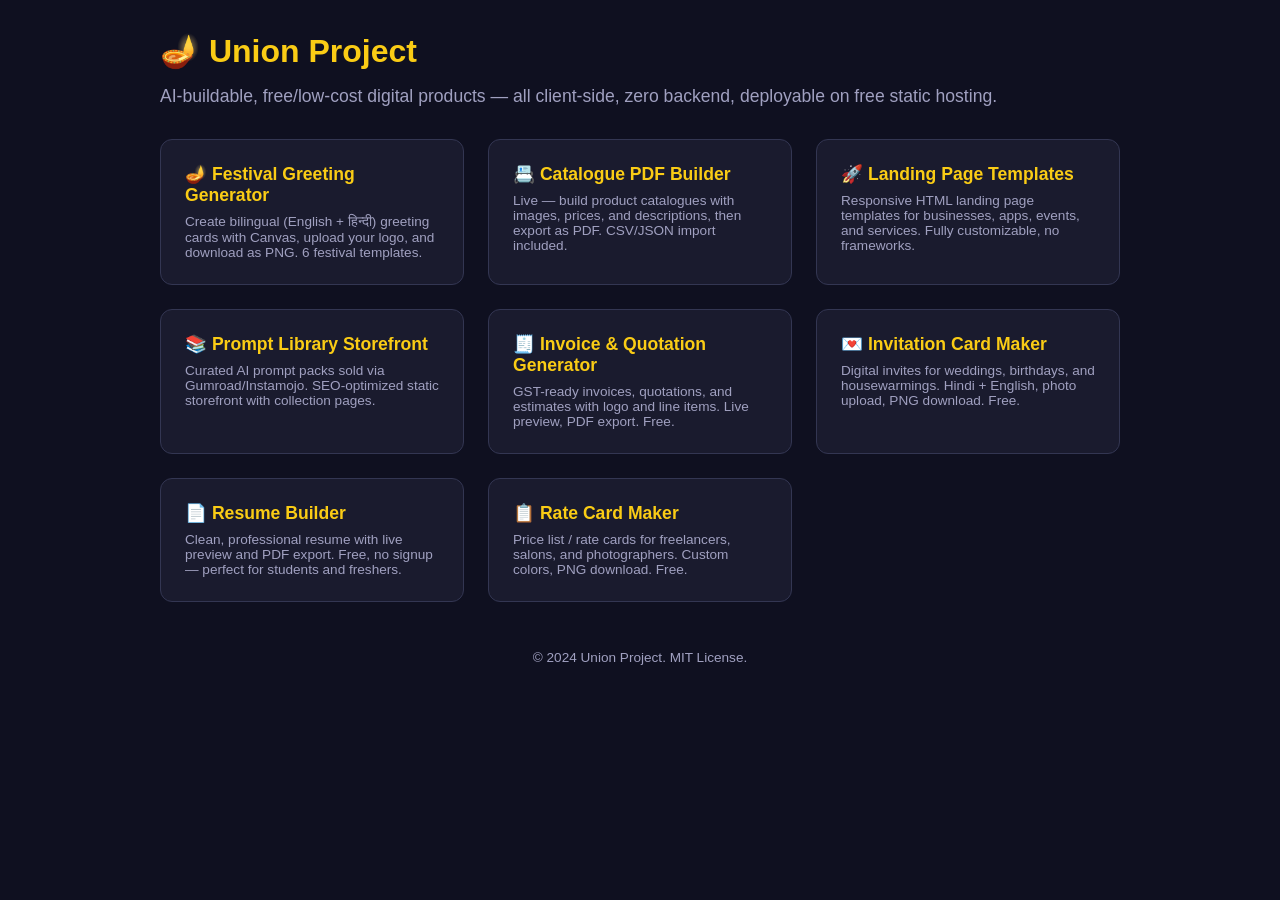
<file: index.html>
<!DOCTYPE html>
<html lang="en">
<head>
  <meta charset="UTF-8" />
  <meta name="viewport" content="width=device-width, initial-scale=1.0"/>
  <title>Union Project — Free AI-Buildable Digital Products</title>
  <meta name="description" content="A suite of free, client-side digital products: Festival Greeting Generator, Catalogue PDF Builder, Landing Page Templates, Prompt Library Storefront." />
  <meta property="og:title" content="Union Project — Free AI-Buildable Digital Products">
  <meta property="og:description" content="Festival greeting generator, catalogue PDF builder, landing page templates, and AI prompt packs. All client-side, hosted free.">
  <meta property="og:type" content="website">
  <meta property="og:url" content="https://paramjaiswal.github.io/union-project/">
  <meta name="twitter:card" content="summary">
  <style>
    *{box-sizing:border-box;margin:0;padding:0}
    body{font-family:-apple-system,BlinkMacSystemFont,'Segoe UI',sans-serif;
         background:#0f1020;color:#e0e0e0;min-height:100vh;padding:2rem}
    .container{max-width:960px;margin:auto}
    h1{font-size:2rem;margin-bottom:1rem;color:#facc15}
    .subtitle{color:#a0a0c0;margin-bottom:2rem;font-size:1.1rem}
    .grid{display:grid;grid-template-columns:repeat(auto-fit,minmax(250px,1fr));gap:1.5rem}
    .card{background:#1a1b2e;border:1px solid #333652;border-radius:12px;padding:1.5rem;
          text-decoration:none;color:inherit;transition:all .2s}
    .card:hover{border-color:#facc15;transform:translateY(-3px);box-shadow:0 8px 24px rgba(0,0,0,.3)}
    .card h3{color:#facc15;font-size:1.1rem;margin-bottom:.5rem}
    .card p{color:#a0a0c0;font-size:.85rem}
    .footer{text-align:center;margin-top:3rem;color:#a0a0c0;font-size:.85rem}
    a{color:#facc15}
  </style>
</head>
<body>
  <div class="container">
    <h1>🪔 Union Project</h1>
    <p class="subtitle">AI-buildable, free/low-cost digital products — all client-side,
       zero backend, deployable on free static hosting.</p>
    <div class="grid">
      <a href="products/festival-greeting/" class="card">
        <h3>🪔 Festival Greeting Generator</h3>
        <p>Create bilingual (English + हिन्दी) greeting cards with Canvas, upload your
           logo, and download as PNG. 6 festival templates.</p>
      </a>
      <a href="products/catalogue-builder/" class="card">
        <h3>📇 Catalogue PDF Builder</h3>
        <p>Live — build product catalogues with images, prices, and descriptions,
           then export as PDF. CSV/JSON import included.</p>
      </a>
      <a href="products/landing-pages/" class="card">
        <h3>🚀 Landing Page Templates</h3>
        <p>Responsive HTML landing page templates for businesses, apps, events, and
           services. Fully customizable, no frameworks.</p>
      </a>
      <a href="products/prompt-library/" class="card">
        <h3>📚 Prompt Library Storefront</h3>
        <p>Curated AI prompt packs sold via Gumroad/Instamojo. SEO-optimized
           static storefront with collection pages.</p>
      </a>
      <a href="products/invoice-generator/" class="card">
        <h3>🧾 Invoice & Quotation Generator</h3>
        <p>GST-ready invoices, quotations, and estimates with logo and line
           items. Live preview, PDF export. Free.</p>
      </a>
      <a href="products/invitation-maker/" class="card">
        <h3>💌 Invitation Card Maker</h3>
        <p>Digital invites for weddings, birthdays, and housewarmings. Hindi +
           English, photo upload, PNG download. Free.</p>
      </a>
      <a href="products/resume-builder/" class="card">
        <h3>📄 Resume Builder</h3>
        <p>Clean, professional resume with live preview and PDF export. Free,
           no signup — perfect for students and freshers.</p>
      </a>
      <a href="products/rate-card-maker/" class="card">
        <h3>📋 Rate Card Maker</h3>
        <p>Price list / rate cards for freelancers, salons, and photographers.
           Custom colors, PNG download. Free.</p>
      </a>
    </div>
    <div class="footer">
      <p>© 2024 Union Project. MIT License.</p>
    </div>
  </div>
</body>
</html>
</file>
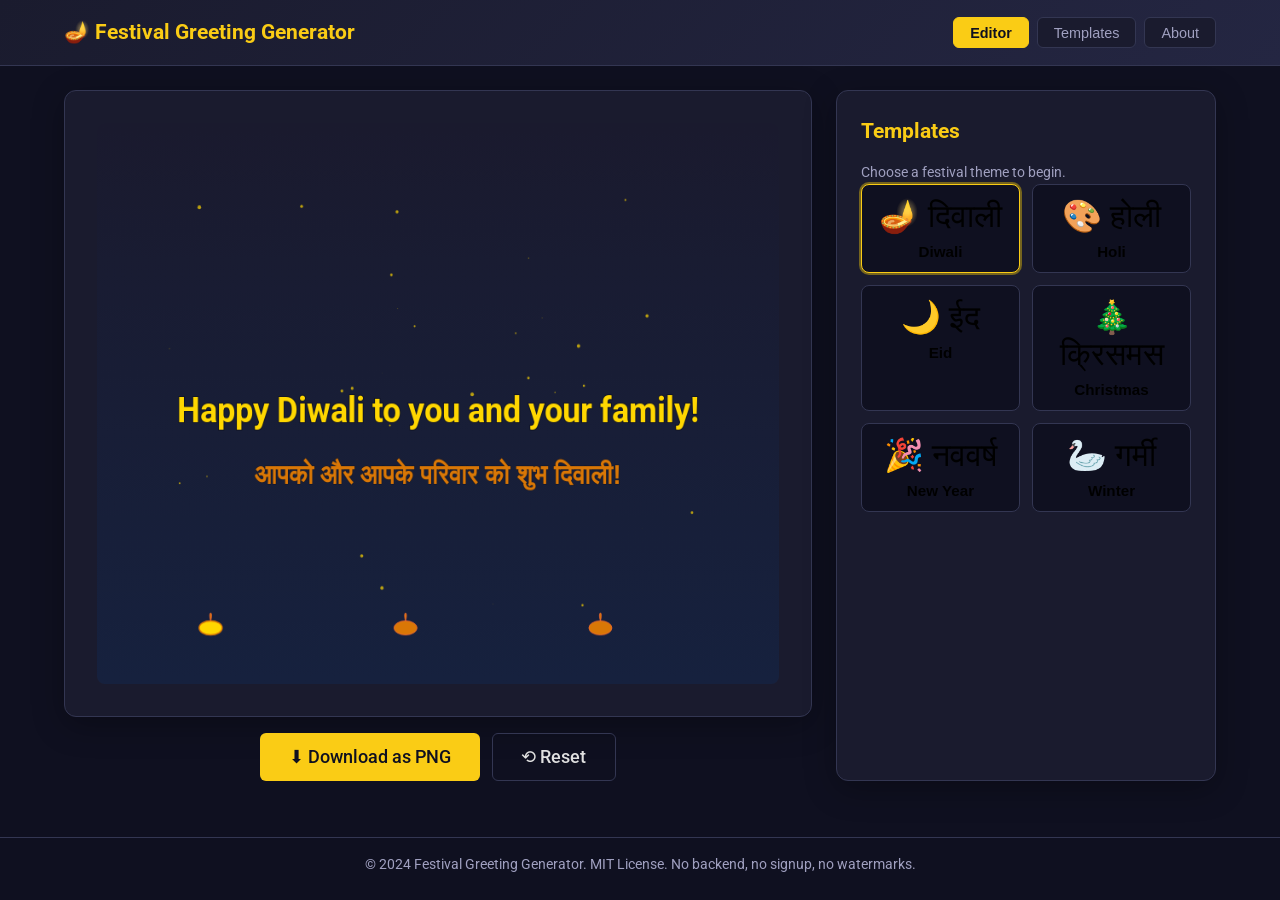
<file: products/festival-greeting/index.html>
<!DOCTYPE html>
<html lang="en">
<head>
  <meta charset="UTF-8" />
  <meta name="viewport" content="width=device-width, initial-scale=1.0"/>
  <title>Festival Greeting Generator</title>
  <meta name="description" content="Create beautiful festival greeting cards with custom text in English and Hindi. Add your logo and download as PNG — no signup, no watermarks, 100% free." />
  <meta property="og:title" content="Festival Greeting Generator — Free, Bilingual, No Watermarks">
  <meta property="og:description" content="Create Hindi + English greeting cards in your browser. 6 festival templates, logo upload, PNG download. 100% client-side.">
  <meta property="og:type" content="website">
  <meta property="og:url" content="https://paramjaiswal.github.io/union-project/products/festival-greeting/">
  <meta name="twitter:card" content="summary">
  <meta name="color-scheme" content="light dark">
  <link rel="preconnect" href="https://fonts.googleapis.com">
  <link rel="preconnect" href="https://fonts.gstatic.com" crossorigin>
  <link href="https://fonts.googleapis.com/css2?family=Roboto:wght@300;400;500;700&family=Hind:wght@400;700&display=swap" rel="stylesheet">
  <link rel="icon" href="data:image/svg+xml,<svg xmlns='http://www.w3.org/2000/svg' viewBox='0 0 100 100'><text y='.9em' font-size='90' fill='%23facc15'>🪔</text></svg>">
  <link rel="stylesheet" href="style.css" />
</head>
<body>
  <header class="header">
    <div class="container header-inner">
      <div class="logo">🪔 Festival Greeting Generator</div>
      <nav class="nav">
        <button class="nav-btn active" data-tab="editor">Editor</button>
        <button class="nav-btn" data-tab="templates">Templates</button>
        <button class="nav-btn" data-tab="about">About</button>
      </nav>
    </div>
  </header>

  <main class="container main">
    <section class="preview-section">
      <div class="canvas-wrapper" id="canvasWrapper">
        <canvas id="greetingCanvas" width="800" height="600"></canvas>
      </div>
      <div class="export-bar">
        <button class="btn btn-primary btn-lg" id="exportBtn">⬇ Download as PNG</button>
        <button class="btn btn-outline btn-lg" id="resetBtn">⟲ Reset</button>
      </div>
    </section>

    <aside class="controls-section">


          <div class="tab-content active" id="templatesTab">
        <h2>Templates</h2>
        <p class="text-secondary">Choose a festival theme to begin.</p>
        <div class="template-grid">
          <button class="template-card" data-template="diwali">
            <div class="template-thumb diwali">🪔 दिवाली</div><span>Diwali</span>
          </button>
          <button class="template-card" data-template="holi">
            <div class="template-thumb holi">🎨 होली</div><span>Holi</span>
          </button>
          <button class="template-card" data-template="eid">
            <div class="template-thumb eid">🌙 ईद</div><span>Eid</span>
          </button>
          <button class="template-card" data-template="christmas">
            <div class="template-thumb christmas">🎄 क्रिसमस</div><span>Christmas</span>
          </button>
          <button class="template-card" data-template="newyear">
            <div class="template-thumb newyear">🎉 नववर्ष</div><span>New Year</span>
          </button>
          <button class="template-card" data-template="winter">
            <div class="template-thumb winter">🦢 गर्मी</div><span>Winter</span>
          </button>
        </div>
            </div>

      <div class="tab-content" id="editorTab">
        <h2>Customize</h2>

        <fieldset class="form-group">
          <label for="englishText">English Message</label>
          <textarea id="englishText" class="form-input" rows="3"
            placeholder="Happy Diwali to you and your family!">Happy Diwali to you and your family!</textarea>
        </fieldset>

        <fieldset class="form-group">
          <label for="hindiText">हिन्दी संदेश (Hindi Message)</label>
          <input type="text" id="hindiText" class="form-input"
            placeholder="आपको और आपके परिवार को शुभ दिवाली!"
            value="आपको और आपके परिवार को शुभ दिवाली!">
        </fieldset>

        <div class="form-row">
          <div class="form-group">
            <label for="fontSize">Font Size: <span id="fontSizeVal">48</span>px</label>
            <input type="range" id="fontSize" min="16" max="96" value="48" class="slider">
          </div>
          <div class="form-group">
            <label for="fontFamily">Font Family</label>
            <select id="fontFamily" class="form-input form-select">
              <option value="Hind">Hind (Hindi optimized)</option>
              <option value="Roboto">Roboto</option>
              <option value="Georgia">Georgia</option>
              <option value="monospace">Monospace</option>
            </select>
          </div>
        </div>

        <fieldset class="form-group">
          <label>Color Theme</label>
          <div class="color-presets">
            <button class="color-swatch active" data-palette="diwali" data-primary="#FFD700" data-secondary="#D97706" data-accent="#FFD700"></button>
            <button class="color-swatch" data-palette="holi" data-primary="#FF6B6B" data-secondary="#4ECDC4" data-accent="#FFE66D"></button>
            <button class="color-swatch" data-palette="eid" data-primary="#4A90D9" data-secondary="#1A1A2E" data-accent="#E8E8E8"></button>
            <button class="color-swatch" data-palette="christmas" data-primary="#E53935" data-secondary="#1565C0" data-accent="#FFFFFF"></button>
            <button class="color-swatch" data-palette="newyear" data-primary="#FFD700" data-secondary="#0F0F23" data-accent="#C0C0C0"></button>
          </div>
        </fieldset>

        <div class="form-row form-row-3">
          <div class="form-group">
            <label for="primaryColor">Primary</label>
            <input type="color" id="primaryColor" value="#FFD700" class="color-input">
          </div>
          <div class="form-group">
            <label for="secondaryColor">Secondary</label>
            <input type="color" id="secondaryColor" value="#D97706" class="color-input">
          </div>
          <div class="form-group">
            <label for="accentColor">Accent</label>
            <input type="color" id="accentColor" value="#FFFFFF" class="color-input">
          </div>
        </div>

        <fieldset class="form-group">
          <label>Logo / Decorative Image</label>
          <div class="upload-area" id="uploadArea">
            <div class="upload-icon">📎</div>
            <div class="upload-text">Click or drag to upload</div>
            <input type="file" id="logoInput" accept="image/*" hidden>
          </div>
          <button class="btn btn-sm btn-outline" id="clearLogoBtn" style="display:none;">✕ Remove Logo</button>
        </fieldset>

        <div class="form-row">
          <div class="form-group">
            <label for="logoScale">Logo Scale: <span id="logoScaleVal">100</span>%</label>
            <input type="range" id="logoScale" min="25" max="200" value="100" class="slider">
          </div>
          <div class="form-group">
            <label for="logoPosX">X Position: <span id="logoPosXVal">50</span>%</label>
            <input type="range" id="logoPosX" min="0" max="100" value="50" class="slider">
          </div>
          <div class="form-group">
            <label for="logoPosY">Y Position: <span id="logoPosYVal">20</span>%</label>
            <input type="range" id="logoPosY" min="0" max="100" value="20" class="slider">
          </div>
        </div>
            </div>

      <div class="tab-content" id="aboutTab">
        <h2>About This Tool</h2>
        <div class="about-content">
          <p>🎉 <strong>Festival Greeting Generator</strong> is a free,
          open-source web app that lets you create beautiful, personalized
          greeting cards for any occasion — in English and Hindi.</p>

          <p><strong>Features:</strong></p>
          <ul class="feature-list">
            <li>6 festival templates (Diwali, Holi, Eid, Christmas, New Year, Winter)</li>
            <li>Bilingual text — English + हिन्दी (Devanagari)</li>
            <li>Upload your logo or decorative image</li>
            <li>Full color customization</li>
            <li>Download as high-resolution PNG — no watermarks</li>
            <li>100% client-side — your images never leave your browser</li>
          </ul>

          <p><strong>Built for:</strong> Side-income makers, small businesses,
          and anyone who wants to send meaningful digital greetings without
          expensive design tools.</p>

          <p class="text-secondary">Made with ❤️ in India.</p>

          <div class="footer-links">
            <a href="https://github.com" target="_blank">GitHub</a> ·
            <a href="https://www.buymeacoffee.com" target="_blank">Buy Me a Coffee</a> ·
            <span class="text-secondary">MIT License</span>
          </div>
        </div>
      </div>
    </aside>
  </main>

  <footer class="footer">
    <div class="container">
      <p>© 2024 Festival Greeting Generator. MIT License.
      No backend, no signup, no watermarks.</p>
    </div>
  </footer>

  <div id="toast"></div>
  <script src="script.js"></script>
</body>
</html>
</file>
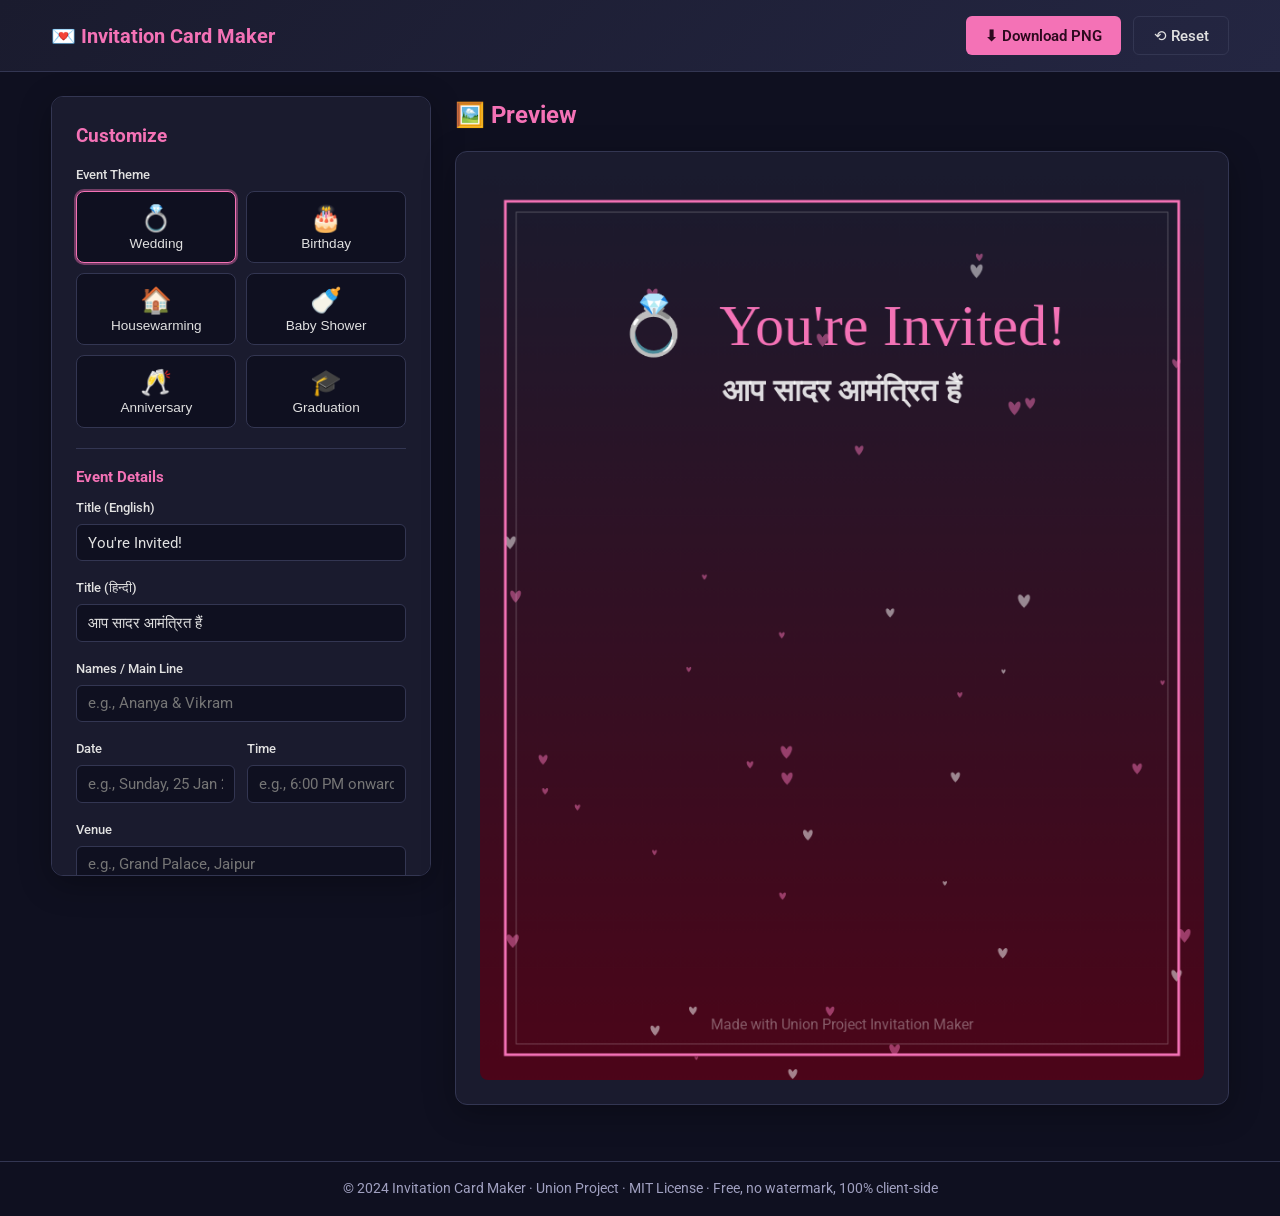
<file: products/invitation-maker/index.html>
<!DOCTYPE html>
<html lang="en">
<head>
<meta charset="UTF-8">
<meta name="viewport" content="width=device-width, initial-scale=1.0">
<title>Invitation Card Maker — Wedding, Birthday, Housewarming (Free)</title>
<meta name="description" content="Create beautiful digital invitation cards for weddings, birthdays, and housewarmings. Hindi + English text, photo upload, download as PNG. Free, no signup, no watermarks.">
<meta property="og:title" content="Invitation Card Maker — Free, Bilingual">
<meta property="og:description" content="Digital invitation cards for Indian weddings, birthdays, and housewarmings. Photo upload, Hindi + English, PNG download. Free.">
<meta property="og:type" content="website">
<meta property="og:url" content="https://paramjaiswal.github.io/union-project/products/invitation-maker/">
<meta name="twitter:card" content="summary">
<link rel="preconnect" href="https://fonts.googleapis.com">
<link rel="preconnect" href="https://fonts.gstatic.com" crossorigin>
<link href="https://fonts.googleapis.com/css2?family=Roboto:wght@400;700&family=Hind:wght@400;700&family=Great+Vibes&display=swap" rel="stylesheet">
<link rel="icon" href="data:image/svg+xml,<svg xmlns='http://www.w3.org/2000/svg' viewBox='0 0 100 100'><text y='.9em' font-size='90' fill='%23f472b6'>💌</text></svg>">
<style>
*, *::before, *::after { box-sizing: border-box; margin: 0; padding: 0; }
html { font-family: 'Roboto', sans-serif; -webkit-font-smoothing: antialiased; }
body { background: #0f1020; color: #e0e0e0; line-height: 1.6; min-height: 100vh; }
:root { --bg:#0f1020; --surface:#1a1b2e; --border:#333652; --text:#e0e0e0; --muted:#a0a0c0; --accent:#f472b6; --accent-hover:#ec4899; --shadow:0 8px 32px rgba(0,0,0,.3); }
.container { width: min(92%, 1400px); margin-inline: auto; }
.header { background: linear-gradient(135deg,#1a1b2e,#242642); border-bottom: 1px solid var(--border); padding: 1rem 0; position: sticky; top: 0; z-index: 100; }
.header-inner { display: flex; align-items: center; justify-content: space-between; flex-wrap: wrap; gap: .75rem; }
.logo { font-weight: 700; font-size: 1.25rem; color: var(--accent); }
.main { display: grid; grid-template-columns: 380px 1fr; gap: 1.5rem; padding: 1.5rem 0; }
@media (max-width: 900px) { .main { grid-template-columns: 1fr; } }
.panel { background: var(--surface); border-radius: 12px; padding: 1.5rem; box-shadow: var(--shadow); border: 1px solid var(--border); overflow-y: auto; max-height: calc(100vh - 120px); }
.panel h2 { font-size: 1.2rem; margin-bottom: .75rem; color: var(--accent); }
.panel h3 { margin: 1.25rem 0 .5rem; color: var(--accent); font-size: .95rem; border-top: 1px solid var(--border); padding-top: 1rem; }
.fg { margin-bottom: 1rem; }
.fg label { display: block; font-weight: 500; margin-bottom: .35rem; font-size: .83rem; }
.fi { width: 100%; padding: .55rem .7rem; background: var(--bg); border: 1px solid var(--border); border-radius: 6px; color: var(--text); font-size: .92rem; font-family: inherit; }
.fi:focus { outline: none; border-color: var(--accent); box-shadow: 0 0 0 2px rgba(244,114,182,.2); }
textarea.fi { resize: vertical; }
.row2 { display: grid; grid-template-columns: 1fr 1fr; gap: .75rem; }
.btn { display: inline-flex; align-items: center; justify-content: center; gap: .4rem; border: none; border-radius: 6px; padding: .6rem 1.2rem; font-size: .95rem; font-weight: 500; cursor: pointer; transition: all .2s; font-family: inherit; }
.btn:hover { transform: translateY(-1px); }
.btn-primary { background: var(--accent); color: #2d0a1e; font-weight: 600; }
.btn-primary:hover { background: var(--accent-hover); }
.btn-outline { background: transparent; border: 1px solid var(--border); color: var(--text); }
.btn-outline:hover { border-color: var(--accent); color: var(--accent); }
.themes { display: grid; grid-template-columns: repeat(2,1fr); gap: .6rem; }
.theme-btn { background: var(--bg); border: 1.5px solid var(--border); border-radius: 8px; padding: .7rem .5rem; cursor: pointer; transition: all .2s; text-align: center; font-size: .85rem; color: var(--text); }
.theme-btn:hover { border-color: var(--accent); transform: translateY(-2px); }
.theme-btn.active { border-color: var(--accent); box-shadow: 0 0 0 2px rgba(244,114,182,.4); }
.theme-btn .em { font-size: 1.6rem; display: block; margin-bottom: .2rem; }
.upload { border: 2px dashed var(--border); border-radius: 8px; padding: 1.1rem 1rem; text-align: center; cursor: pointer; transition: all .2s; background: var(--bg); margin-bottom: 1rem; }
.upload:hover { border-color: var(--accent); background: rgba(244,114,182,.05); }
.upload .icon { font-size: 1.4rem; margin-bottom: .3rem; }
.upload .txt { font-size: .82rem; color: var(--muted); }
.preview-side { display: flex; flex-direction: column; gap: 1rem; min-width: 0; }
.preview-header { display: flex; align-items: center; justify-content: space-between; flex-wrap: wrap; gap: .75rem; }
.canvas-wrap { background: var(--surface); border-radius: 12px; padding: 1.5rem; box-shadow: var(--shadow); border: 1px solid var(--border); display: flex; justify-content: center; }
canvas { max-width: 100%; height: auto; border-radius: 8px; display: block; }
.export-bar { display: flex; gap: .75rem; justify-content: center; }
.footer { text-align: center; padding: 1rem 0; color: var(--muted); font-size: .85rem; border-top: 1px solid var(--border); margin-top: 2rem; }
#toast { position: fixed; bottom: 2rem; right: 2rem; background: var(--surface); border: 1px solid var(--border); border-radius: 8px; padding: .75rem 1.25rem; font-size: .9rem; box-shadow: var(--shadow); opacity: 0; transform: translateY(20px); transition: all .3s; pointer-events: none; z-index: 1000; }
#toast.show { opacity: 1; transform: translateY(0); }
</style>
</head>
<body>
<header class="header">
  <div class="container header-inner">
    <div class="logo">💌 Invitation Card Maker</div>
    <div class="export-bar">
      <button class="btn btn-primary" id="downloadBtn">⬇ Download PNG</button>
      <button class="btn btn-outline" id="resetBtn">⟲ Reset</button>
    </div>
  </div>
</header>

<main class="container main">
  <aside class="panel">
    <h2>Customize</h2>

    <div class="fg">
      <label>Event Theme</label>
      <div class="themes" id="themeGrid"></div>
    </div>

    <h3>Event Details</h3>
    <div class="fg">
      <label for="eventTitle">Title (English)</label>
      <input type="text" id="eventTitle" class="fi" value="You're Invited!">
    </div>
    <div class="fg">
      <label for="eventTitleHindi">Title (हिन्दी)</label>
      <input type="text" id="eventTitleHindi" class="fi" value="आप सादर आमंत्रित हैं">
    </div>
    <div class="fg">
      <label for="namesLine">Names / Main Line</label>
      <input type="text" id="namesLine" class="fi" placeholder="e.g., Ananya & Vikram">
    </div>
    <div class="row2">
      <div class="fg">
        <label for="eventDate">Date</label>
        <input type="text" id="eventDate" class="fi" placeholder="e.g., Sunday, 25 Jan 2027">
      </div>
      <div class="fg">
        <label for="eventTime">Time</label>
        <input type="text" id="eventTime" class="fi" placeholder="e.g., 6:00 PM onwards">
      </div>
    </div>
    <div class="fg">
      <label for="venueLine">Venue</label>
      <input type="text" id="venueLine" class="fi" placeholder="e.g., Grand Palace, Jaipur">
    </div>
    <div class="fg">
      <label for="messageLine">Personal Message</label>
      <textarea id="messageLine" class="fi" rows="2" placeholder="e.g., Join us as we celebrate this special day"></textarea>
    </div>

    <h3>Photo (optional)</h3>
    <div class="upload" id="photoUploadArea">
      <div class="icon">📷</div>
      <div class="txt">Upload a photo (couple, baby, venue…)</div>
      <input type="file" id="photoInput" accept="image/*" hidden>
    </div>
    <button class="btn btn-outline" id="clearPhotoBtn" style="display:none; margin-bottom:1rem;">✕ Remove Photo</button>

    <h3>Colors</h3>
    <div class="row2">
      <div class="fg">
        <label for="primaryColor">Primary</label>
        <input type="color" id="primaryColor" value="#f472b6" class="fi" style="height:40px; padding:2px;">
      </div>
      <div class="fg">
        <label for="bgColor">Background</label>
        <input type="color" id="bgColor" value="#1a1b2e" class="fi" style="height:40px; padding:2px;">
      </div>
    </div>
  </aside>

  <section class="preview-side">
    <div class="preview-header">
      <h2 style="color: var(--accent);">🖼️ Preview</h2>
    </div>
    <div class="canvas-wrap">
      <canvas id="inviteCanvas" width="800" height="1000"></canvas>
    </div>
  </section>
</main>

<footer class="footer">
  <div class="container">
    <p>© 2024 Invitation Card Maker · Union Project · MIT License · Free, no watermark, 100% client-side</p>
  </div>
</footer>

<div id="toast"></div>
<script>
'use strict';
const THEMES = {
  wedding:      { name: 'Wedding',      em: '💍', deco: 'hearts',  bg: ['#2d0a1e', '#4c0519'], accent: '#f472b6' },
  birthday:     { name: 'Birthday',     em: '🎂', deco: 'balloons', bg: ['#172554', '#1e3a8a'], accent: '#60a5fa' },
  housewarming: { name: 'Housewarming', em: '🏠', deco: 'flowers', bg: ['#1a2e1a', '#14532d'], accent: '#4ade80' },
  babyshower:   { name: 'Baby Shower',  em: '🍼', deco: 'stars',   bg: ['#2e1a2e', '#4c1d4c'], accent: '#c084fc' },
  anniversary:  { name: 'Anniversary',  em: '🥂', deco: 'hearts',  bg: ['#292524', '#44403c'], accent: '#fbbf24' },
  graduation:   { name: 'Graduation',   em: '🎓', deco: 'confetti', bg: ['#0f172a', '#1e293b'], accent: '#38bdf8' },
};

const state = {
  theme: 'wedding',
  eventTitle: "You're Invited!",
  eventTitleHindi: 'आप सादर आमंत्रित हैं',
  namesLine: '',
  eventDate: '', eventTime: '', venueLine: '', messageLine: '',
  photo: null,
  primaryColor: '#f472b6',
  bgColor: '#1a1b2e',
};

const canvas = document.getElementById('inviteCanvas');
const ctx = canvas.getContext('2d');
const W = canvas.width, H = canvas.height;

function showToast(m, d = 2500) {
  const t = document.getElementById('toast');
  t.textContent = m; t.classList.add('show');
  setTimeout(() => t.classList.remove('show'), d);
}

function wrapCenter(text, y, font, color, maxW, lh) {
  ctx.font = font; ctx.fillStyle = color;
  const words = String(text).split(' ');
  const lines = []; let line = '';
  for (const w of words) {
    const test = line + w + ' ';
    if (ctx.measureText(test).width > maxW && line) { lines.push(line.trim()); line = w + ' '; }
    else line = test;
  }
  lines.push(line.trim());
  let yy = y - (lines.length * lh) / 2;
  for (const l of lines) { ctx.fillText(l, W / 2, yy); yy += lh; }
  return yy;
}

function drawDecorations() {
  const t = THEMES[state.theme];
  ctx.save(); ctx.globalAlpha = 0.5;
  const palette = [state.primaryColor, t.accent, '#ffffff'];
  for (let i = 0; i < 40; i++) {
    const x = Math.random() * W, y = Math.random() * H;
    const r = 2 + Math.random() * 6;
    ctx.fillStyle = palette[i % palette.length];
    if (t.deco === 'hearts') {
      ctx.beginPath();
      ctx.moveTo(x, y + r);
      ctx.bezierCurveTo(x - r * 1.6, y - r * 0.6, x - r * 0.6, y - r * 1.6, x, y - r * 0.4);
      ctx.bezierCurveTo(x + r * 0.6, y - r * 1.6, x + r * 1.6, y - r * 0.6, x, y + r);
      ctx.fill();
    } else if (t.deco === 'stars') {
      ctx.font = (r * 3) + 'px serif'; ctx.fillText('✦', x, y);
    } else if (t.deco === 'balloons') {
      ctx.beginPath(); ctx.arc(x, y, r + 3, 0, Math.PI * 2); ctx.fill();
      ctx.strokeStyle = ctx.fillStyle; ctx.beginPath(); ctx.moveTo(x, y + r + 3); ctx.lineTo(x, y + r + 18); ctx.stroke();
    } else if (t.deco === 'flowers') {
      ctx.font = (r * 3.5) + 'px serif'; ctx.fillText('❀', x, y);
    } else {
      ctx.fillRect(x, y, r + 4, (r + 4) * 0.6);
    }
  }
  ctx.globalAlpha = 1; ctx.restore();
}

function drawFrame() {
  ctx.save();
  ctx.strokeStyle = state.primaryColor; ctx.lineWidth = 3;
  ctx.strokeRect(28, 28, W - 56, H - 56);
  ctx.strokeStyle = 'rgba(255,255,255,0.25)'; ctx.lineWidth = 1;
  ctx.strokeRect(40, 40, W - 80, H - 80);
  ctx.restore();
}

function render() {
  const t = THEMES[state.theme];
  const grd = ctx.createLinearGradient(0, 0, 0, H);
  grd.addColorStop(0, state.bgColor);
  grd.addColorStop(1, t.bg[1]);
  ctx.fillStyle = grd; ctx.fillRect(0, 0, W, H);
  drawDecorations();
  drawFrame();
  ctx.textAlign = 'center'; ctx.textBaseline = 'middle';
  let y = 170;

  ctx.font = "64px 'Great Vibes', cursive";
  ctx.fillStyle = state.primaryColor;
  ctx.fillText(t.em + '  ' + state.eventTitle, W / 2, y); y += 70;

  if (state.eventTitleHindi) {
    ctx.font = "700 34px 'Hind', sans-serif";
    ctx.fillStyle = 'rgba(255,255,255,0.85)';
    ctx.fillText(state.eventTitleHindi, W / 2, y); y += 80;
  } else y += 40;

  if (state.photo) {
    const img = state.photo;
    const size = 300;
    const ar = img.width / img.height;
    let dw = size, dh = size / ar;
    if (dh > size) { dh = size; dw = size * ar; }
    ctx.save();
    ctx.beginPath(); ctx.arc(W / 2, y + dh / 2, Math.max(dw, dh) / 2 + 10, 0, Math.PI * 2);
    ctx.strokeStyle = state.primaryColor; ctx.lineWidth = 4; ctx.stroke();
    ctx.drawImage(img, W / 2 - dw / 2, y, dw, dh);
    ctx.restore();
    y += dh + 60;
  }

  if (state.namesLine) {
    ctx.font = "700 56px 'Great Vibes', cursive";
    y = wrapCenter(state.namesLine, y, ctx.font, '#ffffff', W - 120, 62) + 40;
  }

  ctx.fillStyle = 'rgba(255,255,255,0.9)';
  if (state.eventDate) {
    ctx.font = "700 30px 'Roboto', sans-serif";
    ctx.fillText('📅  ' + state.eventDate, W / 2, y); y += 48;
  }
  if (state.eventTime) {
    ctx.font = "400 26px 'Roboto', sans-serif";
    ctx.fillText('🕐  ' + state.eventTime, W / 2, y); y += 46;
  }
  if (state.venueLine) {
    ctx.font = "400 26px 'Roboto', sans-serif";
    ctx.fillText('📍  ' + state.venueLine, W / 2, y); y += 52;
  }
  if (state.messageLine) {
    ctx.font = "italic 400 22px 'Roboto', sans-serif";
    wrapCenter(state.messageLine, Math.min(y + 10, H - 120), ctx.font, 'rgba(255,255,255,0.7)', W - 140, 32);
  }

  ctx.font = "400 16px 'Roboto', sans-serif";
  ctx.fillStyle = 'rgba(255,255,255,0.35)';
  ctx.fillText('Made with Union Project Invitation Maker', W / 2, H - 60);
}

async function renderWithFonts() {
  if (document.fonts && document.fonts.ready) await document.fonts.ready;
  render();
}

function handlePhoto(file) {
  if (!file || !file.type.startsWith('image/')) { showToast('Please choose an image file.'); return; }
  if (file.size > 3 * 1024 * 1024) { showToast('Photo too large (max 3 MB).'); return; }
  const img = new Image();
  img.onload = () => {
    state.photo = img;
    document.getElementById('clearPhotoBtn').style.display = 'inline-flex';
    renderWithFonts();
  };
  img.onerror = () => showToast('Failed to load that photo.');
  img.src = URL.createObjectURL(file);
}

function downloadPNG() {
  const link = document.createElement('a');
  link.download = 'invitation-' + state.theme + '-' + Date.now() + '.png';
  link.href = canvas.toDataURL('image/png');
  link.click();
  showToast('✓ Downloaded as PNG!');
}

function resetAll() {
  state.theme = 'wedding';
  state.eventTitle = "You're Invited!";
  state.eventTitleHindi = 'आप सादर आमंत्रित हैं';
  state.namesLine = ''; state.eventDate = ''; state.eventTime = '';
  state.venueLine = ''; state.messageLine = '';
  state.photo = null; state.primaryColor = '#f472b6'; state.bgColor = '#1a1b2e';
  document.querySelectorAll('.theme-btn').forEach(b => b.classList.toggle('active', b.dataset.theme === 'wedding'));
  ['eventTitle','eventTitleHindi','namesLine','eventDate','eventTime','venueLine','messageLine'].forEach(id => {
    document.getElementById(id).value = state[id];
  });
  document.getElementById('primaryColor').value = state.primaryColor;
  document.getElementById('bgColor').value = state.bgColor;
  document.getElementById('clearPhotoBtn').style.display = 'none';
  renderWithFonts();
  showToast('Reset.');
}

function init() {
  // Theme grid
  const grid = document.getElementById('themeGrid');
  Object.entries(THEMES).forEach(([key, t]) => {
    const btn = document.createElement('button');
    btn.className = 'theme-btn' + (key === state.theme ? ' active' : '');
    btn.dataset.theme = key;
    btn.innerHTML = '<span class="em">' + t.em + '</span>' + t.name;
    btn.addEventListener('click', () => {
      state.theme = key;
      state.primaryColor = t.accent;
      document.getElementById('primaryColor').value = t.accent;
      document.querySelectorAll('.theme-btn').forEach(b => b.classList.toggle('active', b.dataset.theme === key));
      renderWithFonts();
    });
    grid.appendChild(btn);
  });

  // Text inputs
  ['eventTitle','eventTitleHindi','namesLine','eventDate','eventTime','venueLine','messageLine'].forEach(id => {
    document.getElementById(id).addEventListener('input', e => { state[id] = e.target.value; renderWithFonts(); });
  });
  document.getElementById('primaryColor').addEventListener('input', e => { state.primaryColor = e.target.value; renderWithFonts(); });
  document.getElementById('bgColor').addEventListener('input', e => { state.bgColor = e.target.value; renderWithFonts(); });

  // Photo upload
  const photoInput = document.getElementById('photoInput');
  const photoArea = document.getElementById('photoUploadArea');
  photoArea.addEventListener('click', () => photoInput.click());
  photoArea.addEventListener('drop', e => {
    e.preventDefault();
    if (e.dataTransfer.files.length > 0) handlePhoto(e.dataTransfer.files[0]);
  });
  ['dragenter','dragover','dragleave','drop'].forEach(evt => {
    photoArea.addEventListener(evt, e => { e.preventDefault(); e.stopPropagation(); });
  });
  photoInput.addEventListener('change', e => {
    if (e.target.files.length > 0) handlePhoto(e.target.files[0]);
  });
  document.getElementById('clearPhotoBtn').addEventListener('click', () => {
    state.photo = null;
    document.getElementById('clearPhotoBtn').style.display = 'none';
    renderWithFonts();
  });

  // Buttons
  document.getElementById('downloadBtn').addEventListener('click', downloadPNG);
  document.getElementById('resetBtn').addEventListener('click', resetAll);

  renderWithFonts();
}

document.addEventListener('DOMContentLoaded', init);
</script>
</body>
</html>
</file>
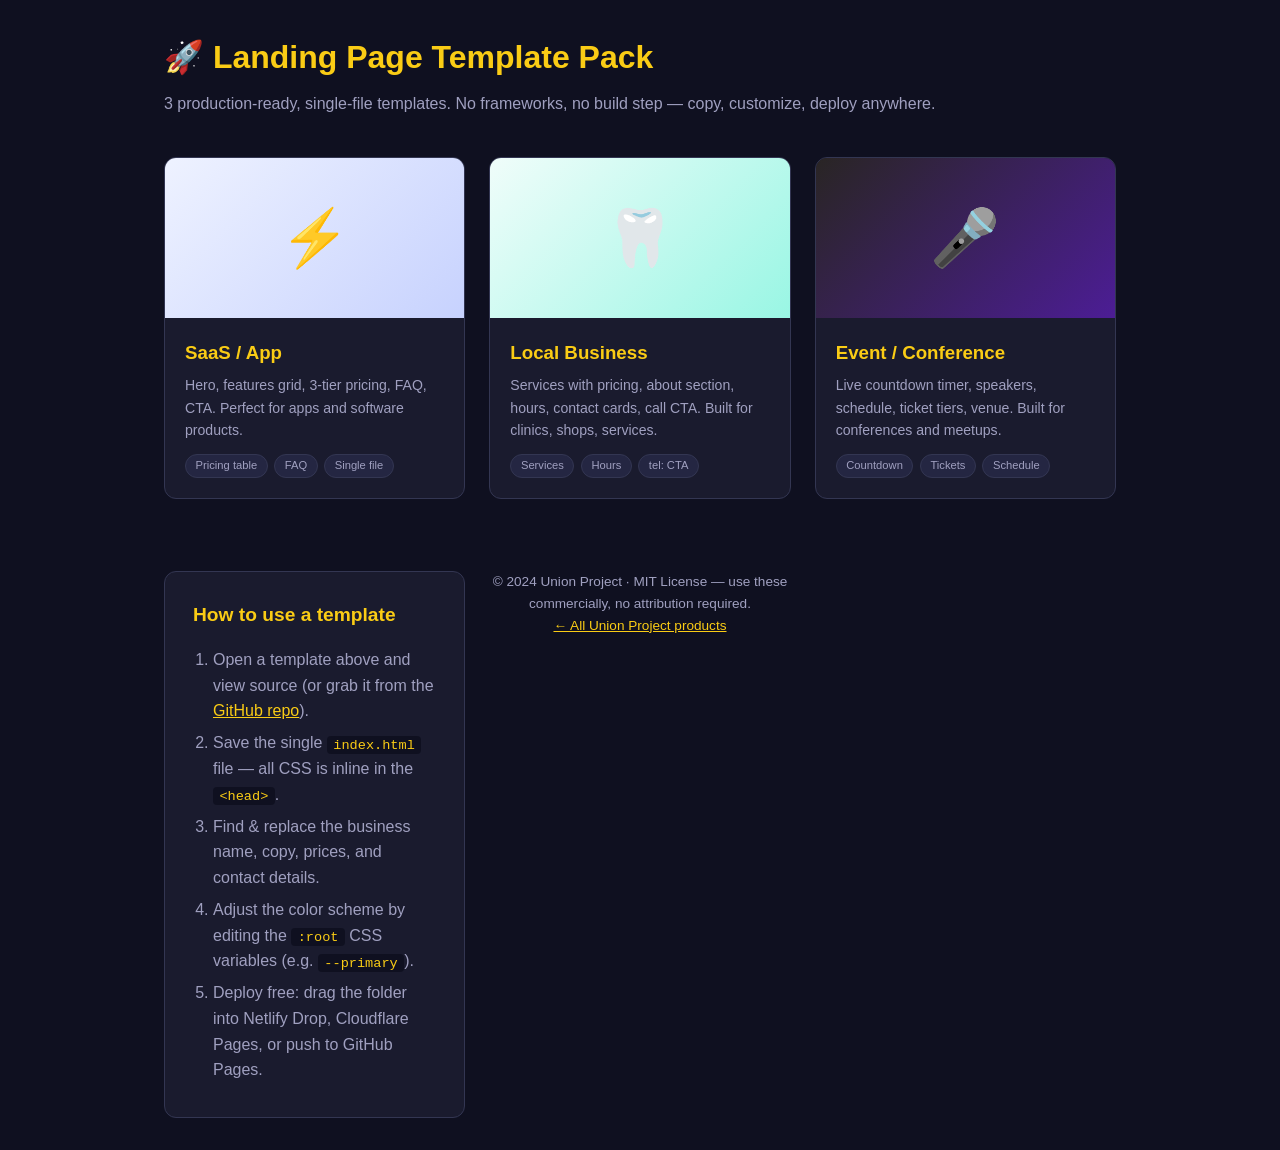
<file: products/landing-pages/index.html>
<!DOCTYPE html>
<html lang="en">
<head>
<meta charset="UTF-8">
<meta name="viewport" content="width=device-width, initial-scale=1.0">
<title>Landing Page Template Pack — Union Project</title>
<meta name="description" content="3 production-ready, single-file landing page templates: SaaS, local business, and event. Copy, customize, deploy. Free & MIT licensed.">
<meta property="og:title" content="Landing Page Template Pack — 3 Free Single-File Templates">
<meta property="og:description" content="SaaS, local business, and event landing pages. No frameworks, no build step — copy one file and deploy anywhere.">
<meta property="og:type" content="website">
<meta property="og:url" content="https://paramjaiswal.github.io/union-project/products/landing-pages/">
<meta name="twitter:card" content="summary">
<style>
*{box-sizing:border-box;margin:0;padding:0}
body{font-family:-apple-system,'Segoe UI',Roboto,sans-serif;background:#0f1020;color:#e0e0e0;line-height:1.6;min-height:100vh}
.container{max-width:1000px;margin:0 auto;padding:2rem 1.5rem}
h1{color:#facc15;font-size:2rem;margin-bottom:.5rem}
.sub{color:#a0a0c0;margin-bottom:2.5rem}
.grid{display:grid;grid-template-columns:repeat(auto-fit,minmax(280px,1fr));gap:1.5rem}
.card{background:#1a1b2e;border:1px solid #333652;border-radius:12px;overflow:hidden;transition:all .2s;text-decoration:none;color:inherit;display:block}
.card:hover{border-color:#facc15;transform:translateY(-4px);box-shadow:0 12px 32px rgba(0,0,0,.4)}
.card .preview{height:160px;display:flex;align-items:center;justify-content:center;font-size:3.5rem}
.card .preview.saas{background:linear-gradient(135deg,#eef2ff,#c7d2fe)}
.card .preview.biz{background:linear-gradient(135deg,#f0fdfa,#99f6e4)}
.card .preview.event{background:linear-gradient(135deg,#292524,#4c1d95)}
.card .body{padding:1.25rem}
.card h3{color:#facc15;margin-bottom:.4rem}
.card p{color:#a0a0c0;font-size:.88rem}
.card .tags{margin-top:.75rem;display:flex;gap:.4rem;flex-wrap:wrap}
.tag{font-size:.7rem;background:#242642;border:1px solid #333652;border-radius:99px;padding:.15rem .6rem;color:#a0a0c0}
.howto{margin-top:3rem;background:#1a1b2e;border:1px solid #333652;border-radius:12px;padding:1.75rem}
.howto h2{color:#facc15;font-size:1.2rem;margin-bottom:1rem}
.howto ol{padding-left:1.25rem;color:#a0a0c0}
.howto li{margin-bottom:.4rem}
.howto code{background:#0f1020;padding:.1rem .4rem;border-radius:4px;color:#facc15;font-size:.85rem}
.footer{text-align:center;margin-top:3rem;color:#a0a0c0;font-size:.85rem}
a{color:#facc15}
</style>
</head>
<body>
<div class="container">
  <h1>🚀 Landing Page Template Pack</h1>
  <p class="sub">3 production-ready, single-file templates. No frameworks, no build step — copy, customize, deploy anywhere.</p>

  <div class="grid">
    <a href="templates/saas/" class="card">
      <div class="preview saas">⚡</div>
      <div class="body">
        <h3>SaaS / App</h3>
        <p>Hero, features grid, 3-tier pricing, FAQ, CTA. Perfect for apps and software products.</p>
        <div class="tags"><span class="tag">Pricing table</span><span class="tag">FAQ</span><span class="tag">Single file</span></div>
      </div>
    </a>
    <a href="templates/local-business/" class="card">
      <div class="preview biz">🦷</div>
      <div class="body">
        <h3>Local Business</h3>
        <p>Services with pricing, about section, hours, contact cards, call CTA. Built for clinics, shops, services.</p>
        <div class="tags"><span class="tag">Services</span><span class="tag">Hours</span><span class="tag">tel: CTA</span></div>
      </div>
    </a>
    <a href="templates/event/" class="card">
      <div class="preview event">🎤</div>
      <div class="body">
        <h3>Event / Conference</h3>
        <p>Live countdown timer, speakers, schedule, ticket tiers, venue. Built for conferences and meetups.</p>
        <div class="tags"><span class="tag">Countdown</span><span class="tag">Tickets</span><span class="tag">Schedule</span></div>
      </div>
    </a>

  <div class="howto">
    <h2>How to use a template</h2>
    <ol>
      <li>Open a template above and view source (or grab it from the
        <a href="https://github.com/ParamJaiswal/union-project/tree/master/products/landing-pages/templates">GitHub repo</a>).</li>
      <li>Save the single <code>index.html</code> file — all CSS is inline in the <code>&lt;head&gt;</code>.</li>
      <li>Find &amp; replace the business name, copy, prices, and contact details.</li>
      <li>Adjust the color scheme by editing the <code>:root</code> CSS variables (e.g. <code>--primary</code>).</li>
      <li>Deploy free: drag the folder into Netlify Drop, Cloudflare Pages, or push to GitHub Pages.</li>
    </ol>
  </div>

  <div class="footer">
    <p>© 2024 Union Project · MIT License — use these commercially, no attribution required.</p>
    <p><a href="../../">← All Union Project products</a></p>
  </div>
</div>
</body>
</html>

  </div>
</file>
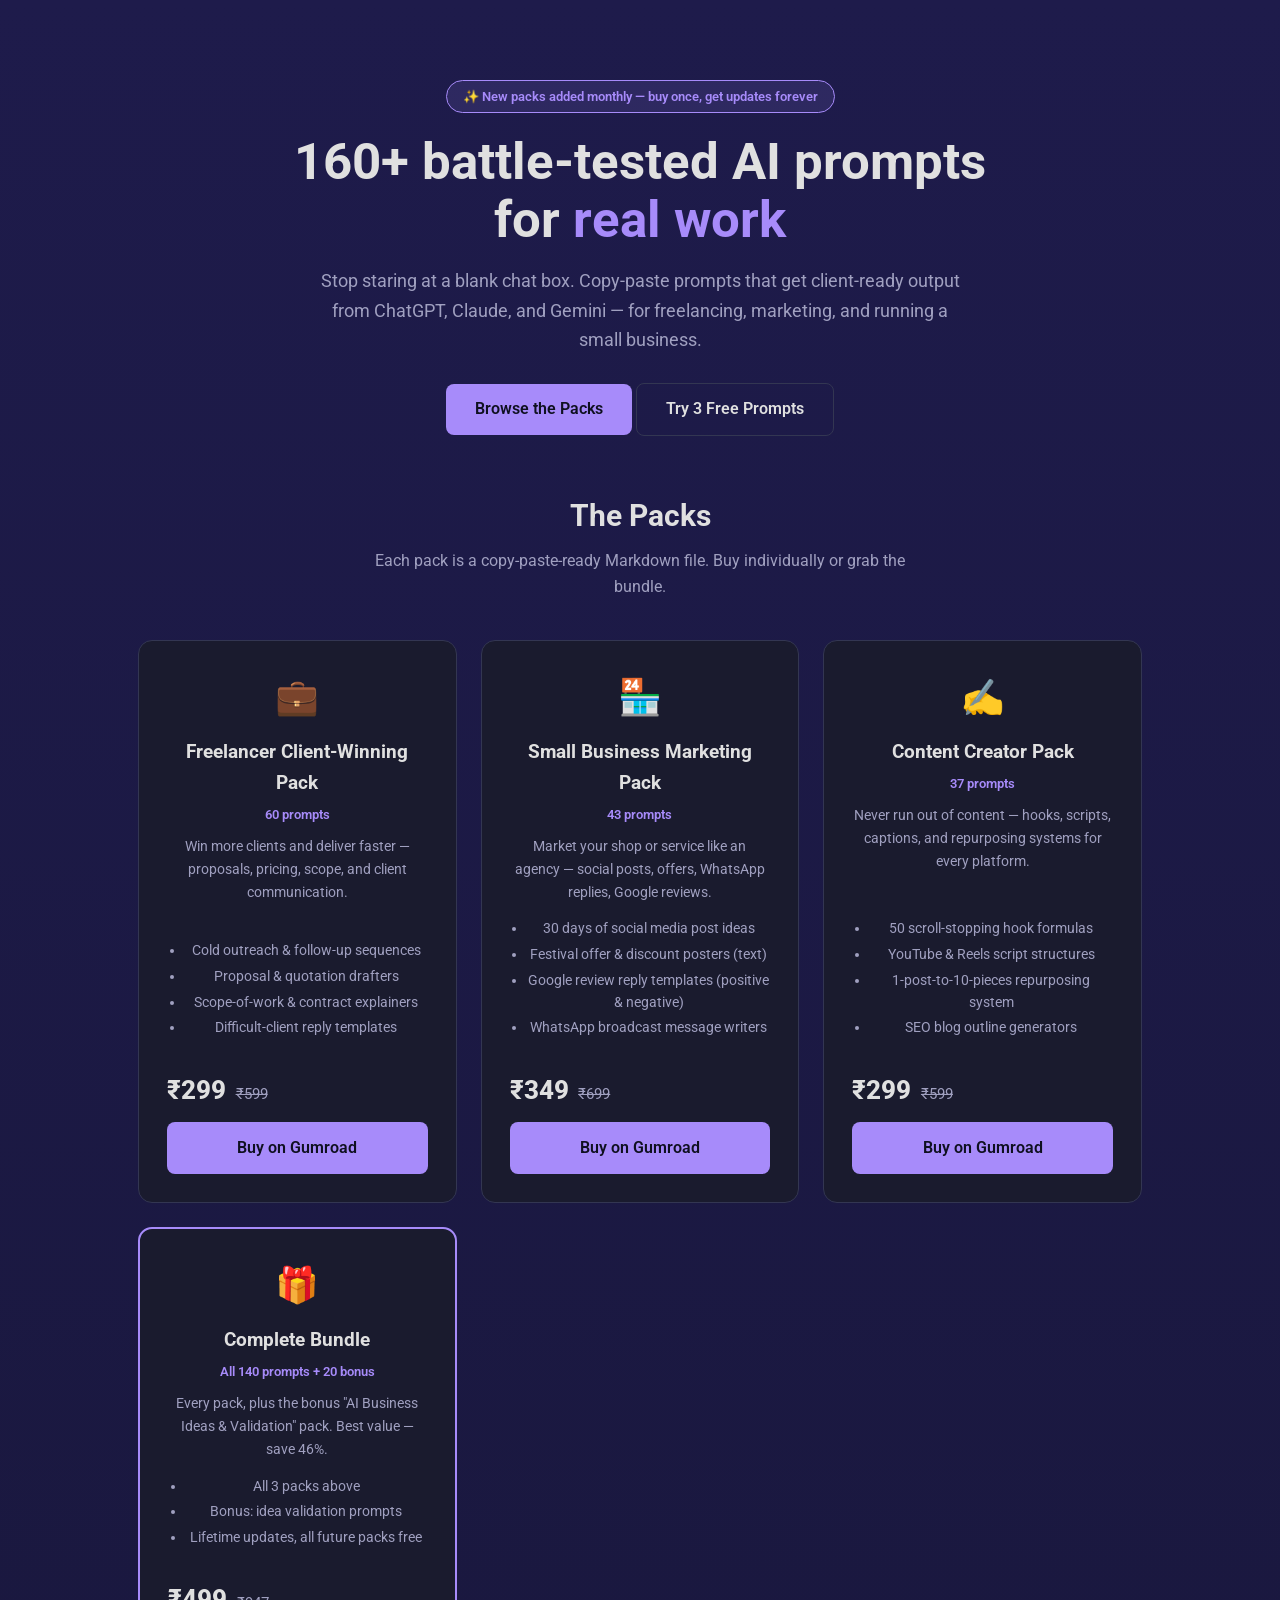
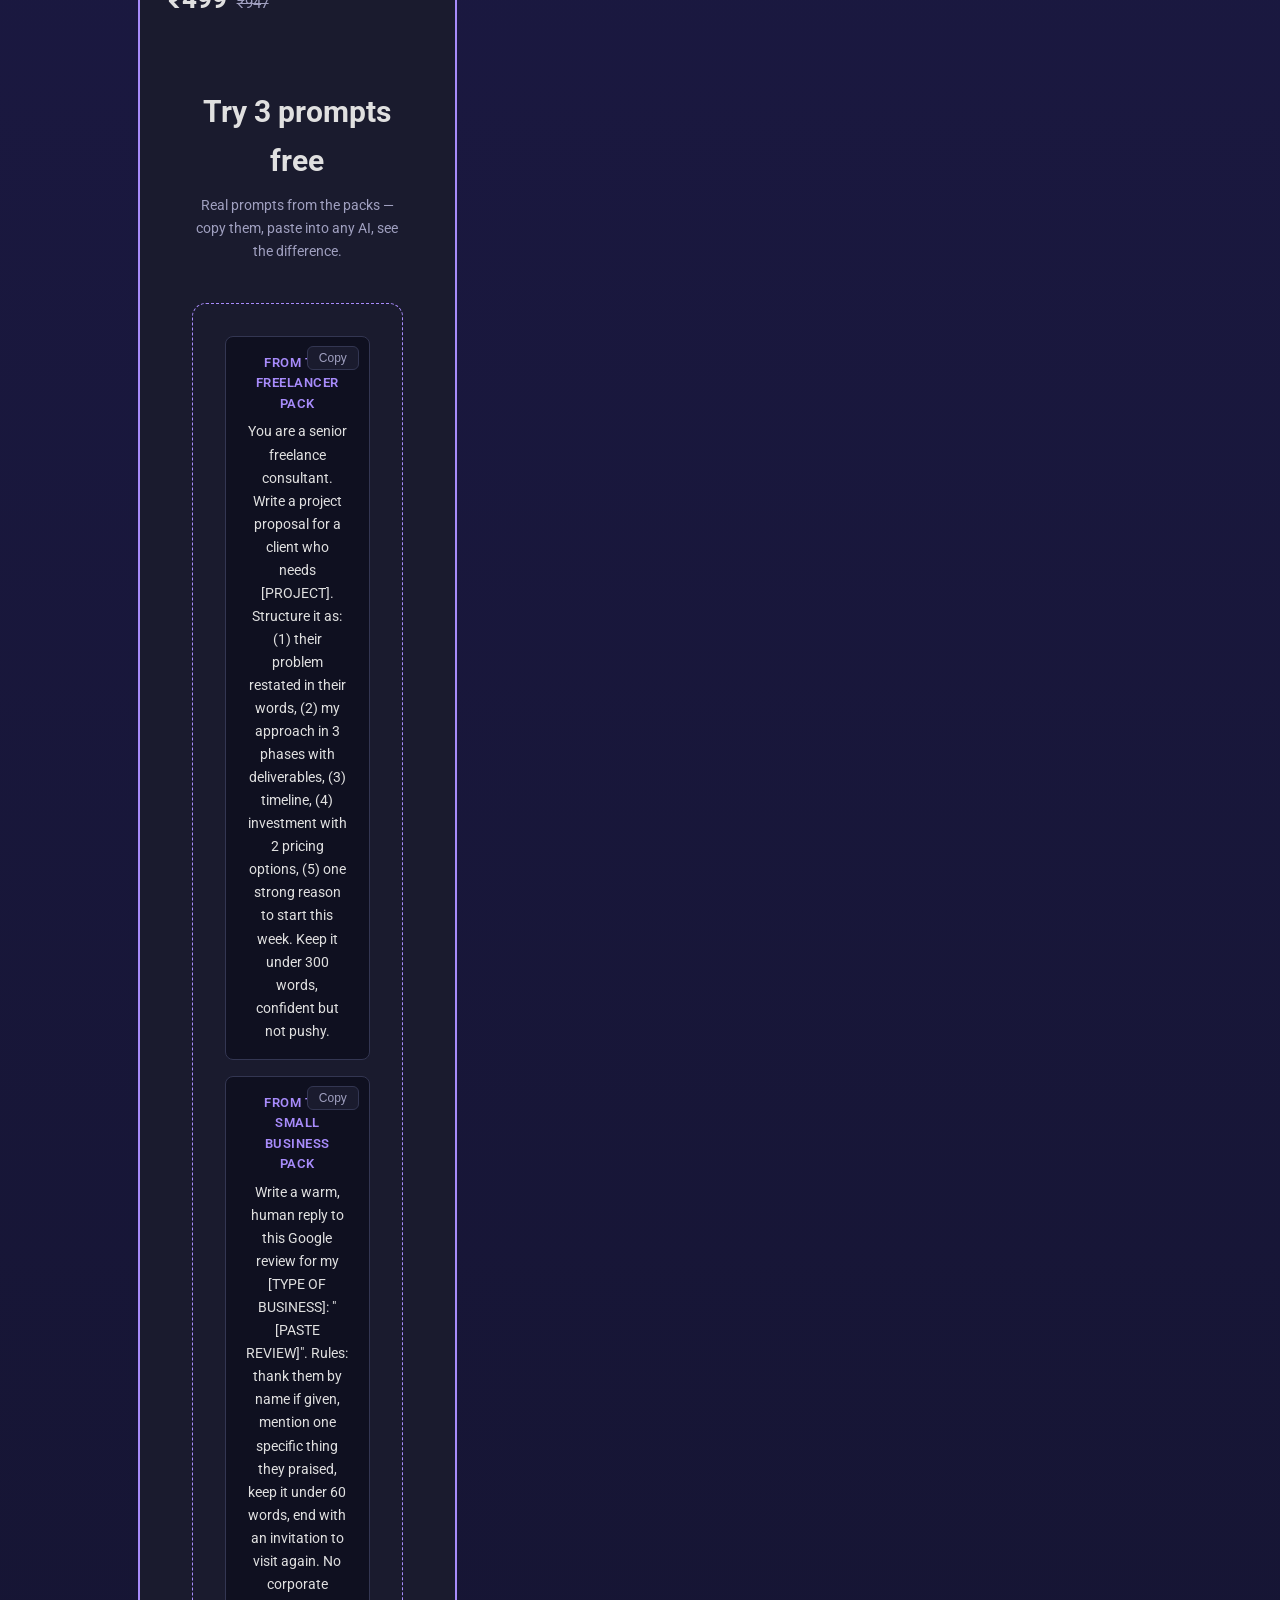
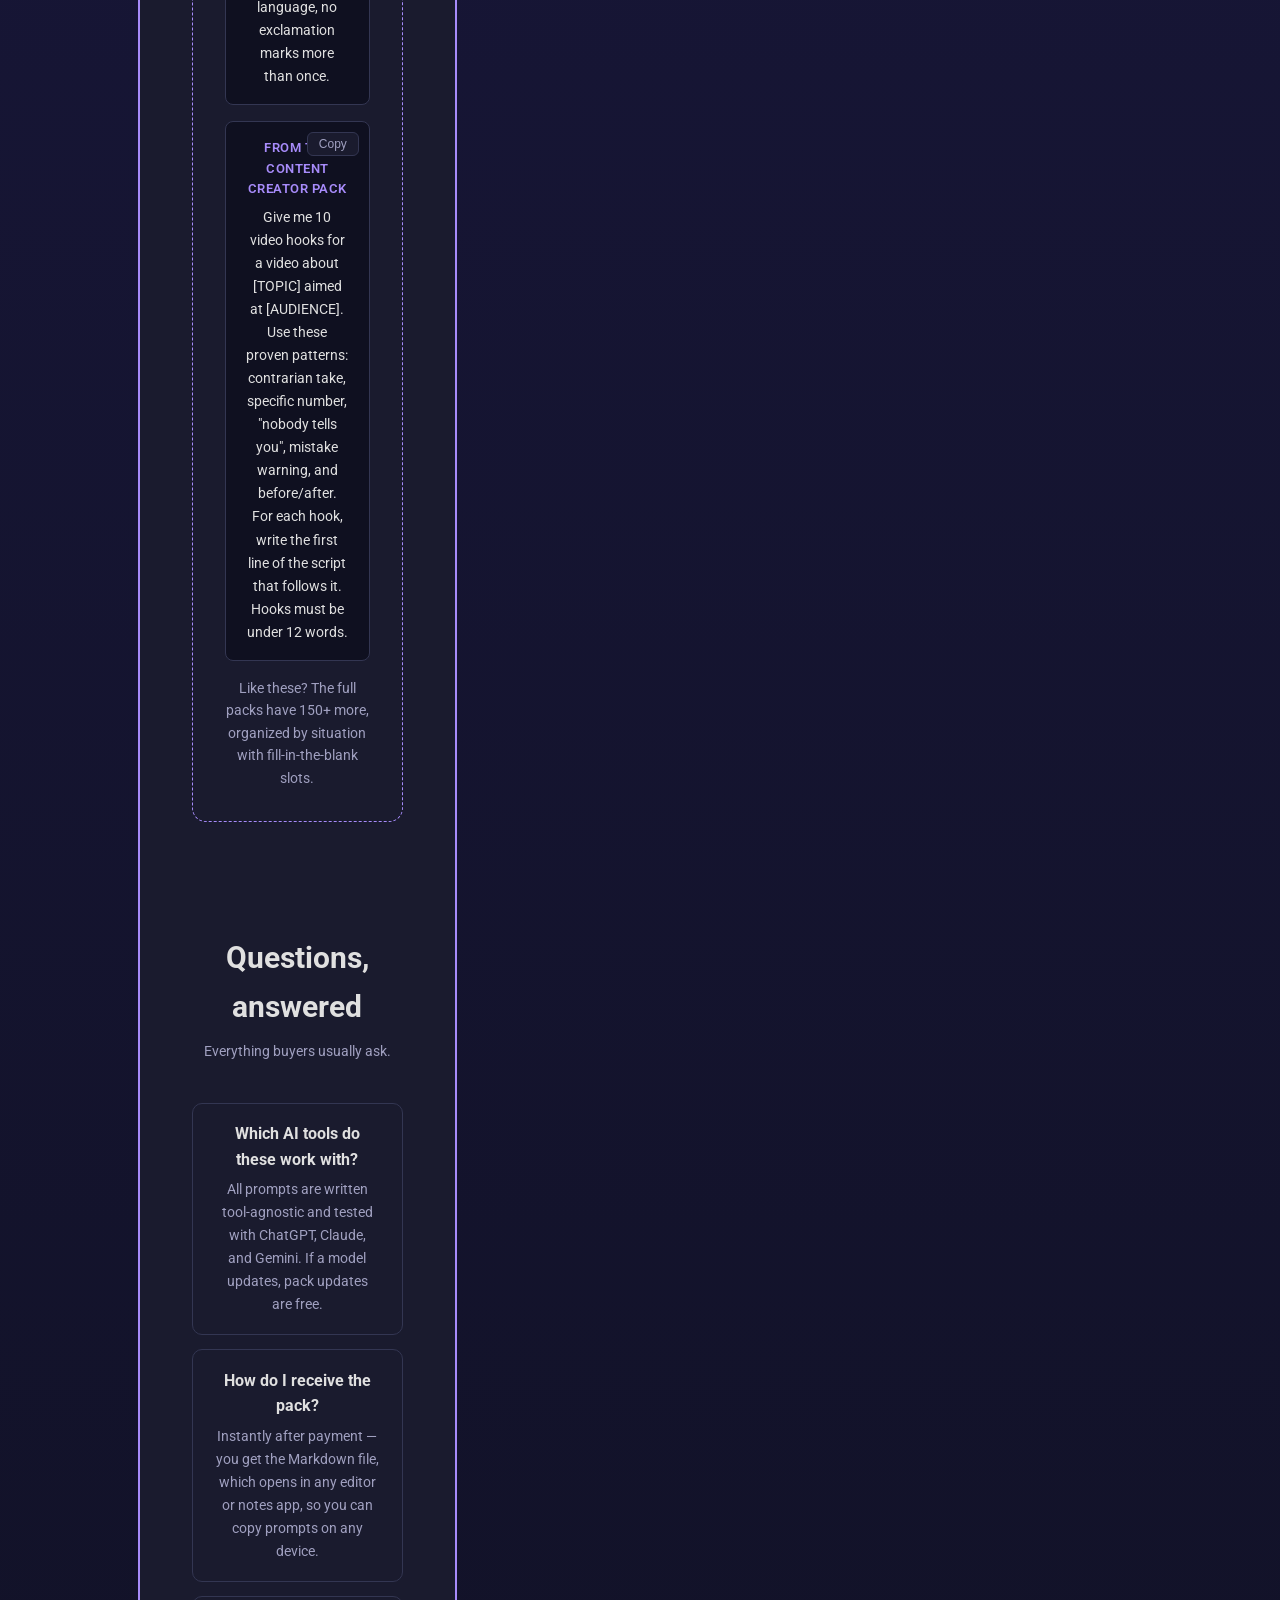
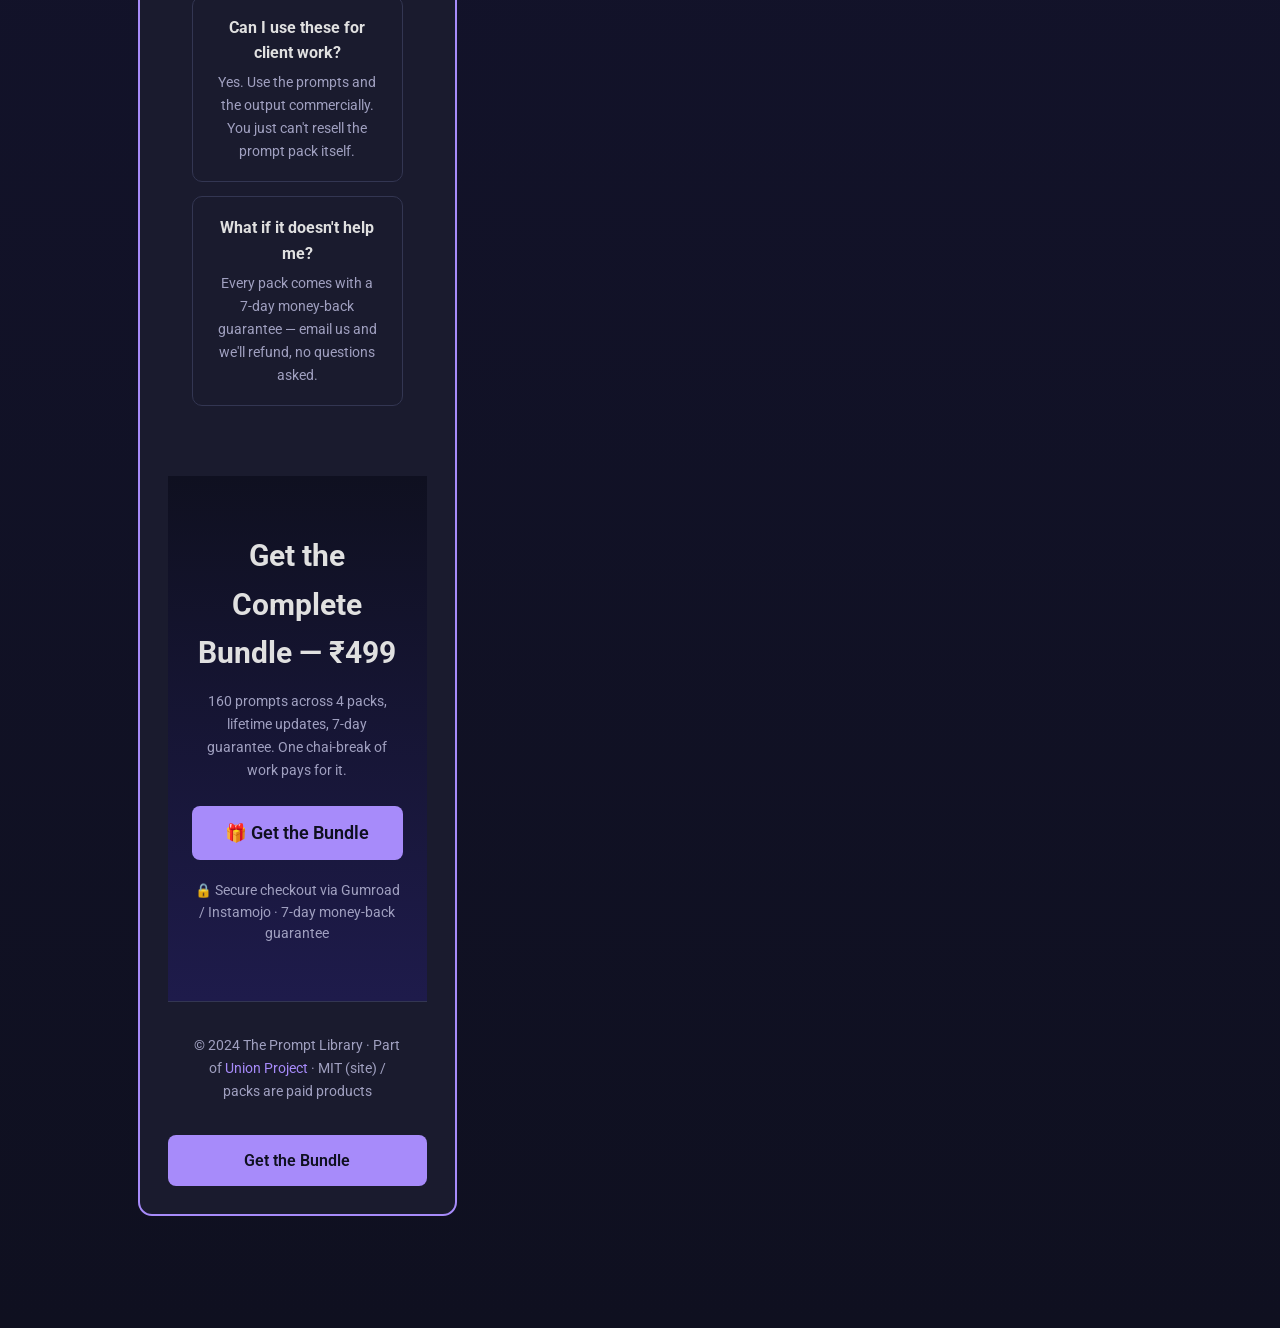
<file: products/prompt-library/index.html>
<!DOCTYPE html>
<html lang="en">
<head>
<meta charset="UTF-8">
<meta name="viewport" content="width=device-width, initial-scale=1.0">
<title>The Prompt Library — 160+ Battle-Tested AI Prompts for Real Work</title>
<meta name="description" content="Curated, copy-paste-ready AI prompt packs for freelancers, small businesses, and content creators. One-time payment, lifetime updates. Works with ChatGPT, Claude & Gemini.">
<meta property="og:title" content="The Prompt Library — 160+ Battle-Tested AI Prompts">
<meta property="og:description" content="Copy-paste prompt packs for freelancers, small businesses, and creators. One-time payment, lifetime updates, 7-day guarantee.">
<meta property="og:type" content="website">
<meta property="og:url" content="https://paramjaiswal.github.io/union-project/products/prompt-library/">
<meta name="twitter:card" content="summary">
<meta name="color-scheme" content="light dark">
<link rel="preconnect" href="https://fonts.googleapis.com">
<link rel="preconnect" href="https://fonts.gstatic.com" crossorigin>
<link href="https://fonts.googleapis.com/css2?family=Roboto:wght@300;400;500;700&family=Hind:wght@400;700&display=swap" rel="stylesheet">
<link rel="icon" href="data:image/svg+xml,<svg xmlns='http://www.w3.org/2000/svg' viewBox='0 0 100 100'><text y='.9em' font-size='90' fill='%23a78bfa'>📚</text></svg>">
<style>
*{box-sizing:border-box;margin:0;padding:0}
:root{--bg:#0f1020;--surface:#1a1b2e;--border:#333652;--text:#e0e0e0;--muted:#a0a0c0;--accent:#a78bfa;--accent-hover:#8b5cf6;--shadow:0 8px 32px rgba(0,0,0,.3)}
body{font-family:'Roboto',-apple-system,sans-serif;background:var(--bg);color:var(--text);line-height:1.6}
.container{max-width:1100px;margin:0 auto;padding:0 1.5rem}
header{padding:5rem 0 3.5rem;text-align:center;background:linear-gradient(180deg,#1e1b4b 0%,var(--bg) 100%)}
header .badge{display:inline-block;background:rgba(167,139,250,.12);border:1px solid var(--accent);color:var(--accent);padding:.3rem 1rem;border-radius:99px;font-size:.82rem;font-weight:600;margin-bottom:1.25rem}
header h1{font-size:clamp(2rem,5vw,3.2rem);line-height:1.15;margin-bottom:1rem}
header h1 span{color:var(--accent)}
header .sub{font-size:1.15rem;color:var(--muted);max-width:640px;margin:0 auto 1.75rem}
.btn{display:inline-block;padding:.8rem 1.8rem;border-radius:8px;text-decoration:none;font-weight:600;transition:all .2s;border:none;cursor:pointer;font-size:1rem;font-family:inherit}
.btn-primary{background:var(--accent);color:#0f1020}
.btn-primary:hover{background:var(--accent-hover);transform:translateY(-1px);box-shadow:0 6px 20px rgba(167,139,250,.3)}
.btn-outline{border:1.5px solid var(--border);color:var(--text);background:transparent}
.btn-outline:hover{border-color:var(--accent);color:var(--accent)}
section{padding:3.5rem 0}
.section-title{text-align:center;font-size:1.9rem;margin-bottom:.5rem}
.section-sub{text-align:center;color:var(--muted);max-width:560px;margin:0 auto 2.5rem}
</style>
</head>
<body>

<style>
/* Packs grid */
.packs-grid{display:grid;grid-template-columns:repeat(auto-fit,minmax(300px,1fr));gap:1.5rem}
.pack{background:var(--surface);border:1px solid var(--border);border-radius:14px;padding:1.75rem;display:flex;flex-direction:column;transition:all .2s}
.pack:hover{border-color:var(--accent);transform:translateY(-3px);box-shadow:var(--shadow)}
.pack .icon{font-size:2.2rem;margin-bottom:.75rem}
.pack h3{font-size:1.2rem;margin-bottom:.4rem}
.pack .count{font-size:.8rem;color:var(--accent);font-weight:600;margin-bottom:.6rem}
.pack p{color:var(--muted);font-size:.9rem;flex:1}
.pack .includes{margin:.9rem 0;padding-left:1.1rem;color:var(--muted);font-size:.85rem}
.pack .includes li{margin-bottom:.25rem}
.pack .price-row{display:flex;align-items:baseline;gap:.6rem;margin:.75rem 0}
.pack .price{font-size:1.6rem;font-weight:800}
.pack .strike{color:var(--muted);text-decoration:line-through;font-size:.95rem}
.pack .btn{width:100%;text-align:center}
/* Free sample */
.sample-box{background:var(--surface);border:1px dashed var(--accent);border-radius:14px;padding:2rem;max-width:720px;margin:0 auto}
.prompt-card{background:var(--bg);border:1px solid var(--border);border-radius:8px;padding:1rem 1.25rem;margin-bottom:1rem;position:relative;font-size:.9rem}
.prompt-card .pc-title{color:var(--accent);font-weight:600;font-size:.8rem;text-transform:uppercase;letter-spacing:.5px;margin-bottom:.4rem}
.prompt-card pre{white-space:pre-wrap;font-family:inherit;color:var(--text)}
.copy-btn{position:absolute;top:.6rem;right:.6rem;background:var(--surface);border:1px solid var(--border);color:var(--muted);border-radius:6px;padding:.25rem .7rem;font-size:.75rem;cursor:pointer;transition:all .2s}
.copy-btn:hover{border-color:var(--accent);color:var(--accent)}
.copy-btn.copied{border-color:#34d399;color:#34d399}
/* FAQ */
.faq-item{max-width:720px;margin:0 auto .9rem;background:var(--surface);border:1px solid var(--border);border-radius:10px;padding:1.1rem 1.4rem}
.faq-item h4{margin-bottom:.35rem;font-size:1rem}
.faq-item p{color:var(--muted);font-size:.9rem}
/* Final CTA + footer */
.cta-final{text-align:center;background:linear-gradient(0deg,#1e1b4b 0%,var(--bg) 100%)}
.cta-final h2{font-size:1.9rem;margin-bottom:.75rem}
.cta-final p{color:var(--muted);margin-bottom:1.5rem}
.guarantee{margin-top:1.25rem;font-size:.85rem;color:var(--muted)}
footer{padding:2rem 0;text-align:center;color:var(--muted);font-size:.85rem;border-top:1px solid var(--border)}
footer a{color:var(--accent);text-decoration:none}
#toast{position:fixed;bottom:2rem;right:2rem;background:var(--surface);border:1px solid var(--border);border-radius:8px;padding:.75rem 1.25rem;font-size:.9rem;box-shadow:var(--shadow);opacity:0;transform:translateY(20px);transition:all .3s;pointer-events:none;z-index:1000}
#toast.show{opacity:1;transform:translateY(0)}
</style>

<header>
  <div class="container">
    <div class="badge">✨ New packs added monthly — buy once, get updates forever</div>
    <h1>160+ battle-tested AI prompts<br>for <span>real work</span></h1>
    <p class="sub">Stop staring at a blank chat box. Copy-paste prompts that get client-ready output from ChatGPT, Claude, and Gemini — for freelancing, marketing, and running a small business.</p>
    <a href="#packs" class="btn btn-primary">Browse the Packs</a>
    <a href="#free" class="btn btn-outline">Try 3 Free Prompts</a>

<section id="packs">
  <div class="container">
    <h2 class="section-title">The Packs</h2>
    <p class="section-sub">Each pack is a copy-paste-ready Markdown file. Buy individually or grab the bundle.</p>
    <div class="packs-grid">

      <div class="pack">
        <div class="icon">💼</div>
        <h3>Freelancer Client-Winning Pack</h3>
        <div class="count">60 prompts</div>
        <p>Win more clients and deliver faster — proposals, pricing, scope, and client communication.</p>
        <ul class="includes">
          <li>Cold outreach &amp; follow-up sequences</li>
          <li>Proposal &amp; quotation drafters</li>
          <li>Scope-of-work &amp; contract explainers</li>
          <li>Difficult-client reply templates</li>
        </ul>
        <div class="price-row"><span class="price">₹299</span><span class="strike">₹599</span></div>
        <!-- SELLER: replace href="#" above with your checkout URL (see packs/README.md) -->
        <a href="#" class="btn btn-primary buy-btn" data-pack="freelancer">Buy on Gumroad</a>
      </div>

      <div class="pack">
        <div class="icon">🏪</div>
        <h3>Small Business Marketing Pack</h3>
        <div class="count">43 prompts</div>
        <p>Market your shop or service like an agency — social posts, offers, WhatsApp replies, Google reviews.</p>
        <ul class="includes">
          <li>30 days of social media post ideas</li>
          <li>Festival offer &amp; discount posters (text)</li>
          <li>Google review reply templates (positive &amp; negative)</li>
          <li>WhatsApp broadcast message writers</li>
        </ul>
        <div class="price-row"><span class="price">₹349</span><span class="strike">₹699</span></div>
        <!-- SELLER: replace href="#" above with your checkout URL (see packs/README.md) -->
        <a href="#" class="btn btn-primary buy-btn" data-pack="business">Buy on Gumroad</a>
      </div>

      <div class="pack">
        <div class="icon">✍️</div>
        <h3>Content Creator Pack</h3>
        <div class="count">37 prompts</div>
        <p>Never run out of content — hooks, scripts, captions, and repurposing systems for every platform.</p>
        <ul class="includes">
          <li>50 scroll-stopping hook formulas</li>
          <li>YouTube &amp; Reels script structures</li>
          <li>1-post-to-10-pieces repurposing system</li>
          <li>SEO blog outline generators</li>
        </ul>
        <div class="price-row"><span class="price">₹299</span><span class="strike">₹599</span></div>
        <!-- SELLER: replace href="#" above with your checkout URL (see packs/README.md) -->
        <a href="#" class="btn btn-primary buy-btn" data-pack="creator">Buy on Gumroad</a>
      </div>

      <div class="pack" style="border:2px solid var(--accent);">
        <div class="icon">🎁</div>
        <h3>Complete Bundle</h3>
        <div class="count">All 140 prompts + 20 bonus</div>
        <p>Every pack, plus the bonus "AI Business Ideas &amp; Validation" pack. Best value — save 46%.</p>
        <ul class="includes">
          <li>All 3 packs above</li>
          <li>Bonus: idea validation prompts</li>
          <li>Lifetime updates, all future packs free</li>
        </ul>
        <div class="price-row"><span class="price">₹499</span><span class="strike">₹947</span></div>
        <!-- SELLER: replace href="#" above with your checkout URL (see packs/README.md) -->

<section id="free">
  <div class="container">
    <h2 class="section-title">Try 3 prompts free</h2>
    <p class="section-sub">Real prompts from the packs — copy them, paste into any AI, see the difference.</p>
    <div class="sample-box">

      <div class="prompt-card">
        <div class="pc-title">From the Freelancer Pack</div>
        <button class="copy-btn">Copy</button>
<pre>You are a senior freelance consultant. Write a project proposal for a client who needs [PROJECT]. Structure it as: (1) their problem restated in their words, (2) my approach in 3 phases with deliverables, (3) timeline, (4) investment with 2 pricing options, (5) one strong reason to start this week. Keep it under 300 words, confident but not pushy.</pre>
      </div>

      <div class="prompt-card">
        <div class="pc-title">From the Small Business Pack</div>
        <button class="copy-btn">Copy</button>
<pre>Write a warm, human reply to this Google review for my [TYPE OF BUSINESS]: "[PASTE REVIEW]". Rules: thank them by name if given, mention one specific thing they praised, keep it under 60 words, end with an invitation to visit again. No corporate language, no exclamation marks more than once.</pre>
      </div>

      <div class="prompt-card">
        <div class="pc-title">From the Content Creator Pack</div>
        <button class="copy-btn">Copy</button>
<pre>Give me 10 video hooks for a video about [TOPIC] aimed at [AUDIENCE]. Use these proven patterns: contrarian take, specific number, "nobody tells you", mistake warning, and before/after. For each hook, write the first line of the script that follows it. Hooks must be under 12 words.</pre>
      </div>

      <p class="text-secondary" style="color:var(--muted);text-align:center;font-size:.88rem">
        Like these? The full packs have 150+ more, organized by situation with fill-in-the-blank slots.
      </p>
    </div>
  </div>
</section>

<section id="faq">
  <div class="container">
    <h2 class="section-title">Questions, answered</h2>
    <p class="section-sub">Everything buyers usually ask.</p>
    <div class="faq-item"><h4>Which AI tools do these work with?</h4><p>All prompts are written tool-agnostic and tested with ChatGPT, Claude, and Gemini. If a model updates, pack updates are free.</p></div>
    <div class="faq-item"><h4>How do I receive the pack?</h4><p>Instantly after payment — you get the Markdown file, which opens in any editor or notes app, so you can copy prompts on any device.</p></div>
    <div class="faq-item"><h4>Can I use these for client work?</h4><p>Yes. Use the prompts and the output commercially. You just can't resell the prompt pack itself.</p></div>
    <div class="faq-item"><h4>What if it doesn't help me?</h4><p>Every pack comes with a 7-day money-back guarantee — email us and we'll refund, no questions asked.</p></div>
  </div>
</section>

<section class="cta-final">
  <div class="container">
    <h2>Get the Complete Bundle — ₹499</h2>
    <p>160 prompts across 4 packs, lifetime updates, 7-day guarantee. One chai-break of work pays for it.</p>
    <a href="#packs" class="btn btn-primary" style="font-size:1.1rem">🎁 Get the Bundle</a>
    <div class="guarantee">🔒 Secure checkout via Gumroad / Instamojo · 7-day money-back guarantee</div>
  </div>
</section>

<footer>
  <div class="container">
    <p>© 2024 The Prompt Library · Part of <a href="../../">Union Project</a> · MIT (site) / packs are paid products</p>
  </div>
</footer>

<div id="toast"></div>
<script>
// Copy-to-clipboard for sample prompts
document.querySelectorAll('.copy-btn').forEach(function(btn){
  btn.addEventListener('click', function(){
    var pre = btn.parentElement.querySelector('pre');
    var text = pre.textContent;
    function done(){ btn.textContent = '✓ Copied'; btn.classList.add('copied');
      setTimeout(function(){ btn.textContent = 'Copy'; btn.classList.remove('copied'); }, 2000); }
    if (navigator.clipboard && navigator.clipboard.writeText) {
      navigator.clipboard.writeText(text).then(done).catch(function(){ fallback(); });
    } else { fallback(); }
    function fallback(){
      var ta = document.createElement('textarea');
      ta.value = text; document.body.appendChild(ta); ta.select();
      document.execCommand('copy'); document.body.removeChild(ta); done();
    }
  });
});
// Buy buttons: placeholder until seller links are added
document.querySelectorAll('.buy-btn').forEach(function(btn){
  btn.addEventListener('click', function(e){
    if (btn.getAttribute('href') === '#') {
      e.preventDefault();
      var toast = document.getElementById('toast');
      toast.textContent = 'Seller link not set yet — add your Gumroad/Instamojo URL in index.html';
      toast.classList.add('show');
      setTimeout(function(){ toast.classList.remove('show'); }, 3500);
    }
  });
});
</script>
</body>
</html>

        <a href="#" class="btn btn-primary buy-btn" data-pack="bundle">Get the Bundle</a>
      </div>

    </div>
  </div>
</section>

  </div>
</header>
</file>
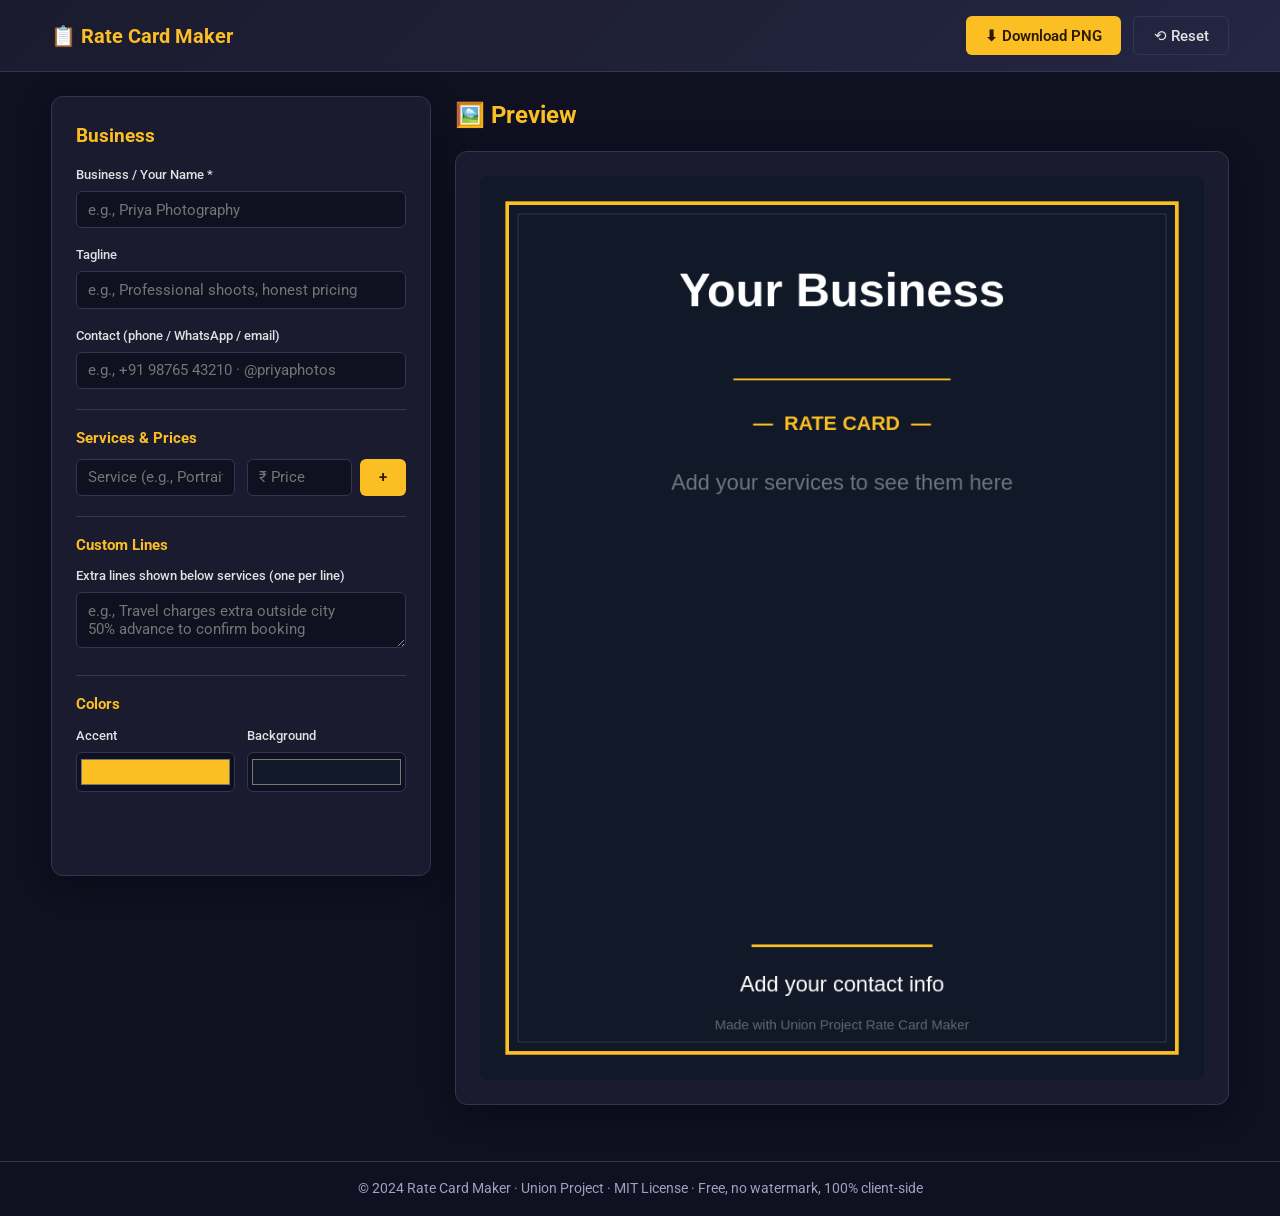
<file: products/rate-card-maker/index.html>
<!DOCTYPE html>
<html lang="en">
<head>
<meta charset="UTF-8">
<meta name="viewport" content="width=device-width, initial-scale=1.0">
<title>Rate Card Maker — Free Price List Generator (PNG)</title>
<meta name="description" content="Create a professional rate card / price list for your services in minutes. Add services with prices, custom colors, download as PNG. Free, no signup, no watermarks.">
<meta property="og:title" content="Rate Card Maker — Free Price List Generator">
<meta property="og:description" content="Professional rate cards for freelancers, salons, photographers. Custom colors, PNG download. Free.">
<meta property="og:type" content="website">
<meta property="og:url" content="https://paramjaiswal.github.io/union-project/products/rate-card-maker/">
<meta name="twitter:card" content="summary">
<link rel="preconnect" href="https://fonts.googleapis.com">
<link rel="preconnect" href="https://fonts.gstatic.com" crossorigin>
<link href="https://fonts.googleapis.com/css2?family=Roboto:wght@400;500;700&family=Hind:wght@400;700&display=swap" rel="stylesheet">
<link rel="icon" href="data:image/svg+xml,<svg xmlns='http://www.w3.org/2000/svg' viewBox='0 0 100 100'><text y='.9em' font-size='90' fill='%23fbbf24'>📋</text></svg>">
<style>
*, *::before, *::after { box-sizing: border-box; margin: 0; padding: 0; }
html { font-family: 'Roboto', sans-serif; -webkit-font-smoothing: antialiased; }
body { background: #0f1020; color: #e0e0e0; line-height: 1.6; min-height: 100vh; }
:root { --bg:#0f1020; --surface:#1a1b2e; --border:#333652; --text:#e0e0e0; --muted:#a0a0c0; --accent:#fbbf24; --shadow:0 8px 32px rgba(0,0,0,.3); }
.container { width: min(92%, 1400px); margin-inline: auto; }
.header { background: linear-gradient(135deg,#1a1b2e,#242642); border-bottom: 1px solid var(--border); padding: 1rem 0; position: sticky; top: 0; z-index: 100; }
.header-inner { display: flex; align-items: center; justify-content: space-between; flex-wrap: wrap; gap: .75rem; }
.logo { font-weight: 700; font-size: 1.25rem; color: var(--accent); }
.main { display: grid; grid-template-columns: 380px 1fr; gap: 1.5rem; padding: 1.5rem 0; }
@media (max-width: 900px) { .main { grid-template-columns: 1fr; } }
.panel { background: var(--surface); border-radius: 12px; padding: 1.5rem; box-shadow: var(--shadow); border: 1px solid var(--border); overflow-y: auto; max-height: calc(100vh - 120px); }
.panel h2 { font-size: 1.2rem; margin-bottom: .75rem; color: var(--accent); }
.panel h3 { margin: 1.25rem 0 .5rem; color: var(--accent); font-size: .95rem; border-top: 1px solid var(--border); padding-top: 1rem; }
.fg { margin-bottom: 1rem; }
.fg label { display: block; font-weight: 500; margin-bottom: .35rem; font-size: .83rem; }
.fi { width: 100%; padding: .55rem .7rem; background: var(--bg); border: 1px solid var(--border); border-radius: 6px; color: var(--text); font-size: .92rem; font-family: inherit; }
.fi:focus { outline: none; border-color: var(--accent); box-shadow: 0 0 0 2px rgba(251,191,36,.2); }
.row2 { display: grid; grid-template-columns: 1fr 1fr; gap: .75rem; }
.btn { display: inline-flex; align-items: center; justify-content: center; gap: .4rem; border: none; border-radius: 6px; padding: .6rem 1.2rem; font-size: .95rem; font-weight: 500; cursor: pointer; transition: all .2s; font-family: inherit; }
.btn:hover { transform: translateY(-1px); }
.btn-primary { background: var(--accent); color: #2d1a00; font-weight: 600; }
.btn-outline { background: transparent; border: 1px solid var(--border); color: var(--text); }
.btn-outline:hover { border-color: var(--accent); color: var(--accent); }
.item-row { display: grid; grid-template-columns: 1fr auto auto; gap: .5rem; align-items: center; background: var(--bg); border: 1px solid var(--border); border-radius: 8px; padding: .55rem .75rem; margin-bottom: .5rem; font-size: .87rem; }
.item-row .ir-del { background: none; border: none; color: #ef4444; cursor: pointer; font-size: 1rem; }
.item-row .ir-amt { color: var(--accent); font-weight: 600; white-space: nowrap; }
.preview-side { display: flex; flex-direction: column; gap: 1rem; min-width: 0; }
.preview-header { display: flex; align-items: center; justify-content: space-between; flex-wrap: wrap; gap: .75rem; }
.canvas-wrap { background: var(--surface); border-radius: 12px; padding: 1.5rem; box-shadow: var(--shadow); border: 1px solid var(--border); display: flex; justify-content: center; }
canvas { max-width: 100%; height: auto; border-radius: 8px; display: block; }
.export-bar { display: flex; gap: .75rem; justify-content: center; }
.footer { text-align: center; padding: 1rem 0; color: var(--muted); font-size: .85rem; border-top: 1px solid var(--border); margin-top: 2rem; }
#toast { position: fixed; bottom: 2rem; right: 2rem; background: var(--surface); border: 1px solid var(--border); border-radius: 8px; padding: .75rem 1.25rem; font-size: .9rem; box-shadow: var(--shadow); opacity: 0; transform: translateY(20px); transition: all .3s; pointer-events: none; z-index: 1000; }
#toast.show { opacity: 1; transform: translateY(0); }
</style>
</head>
<body>
<header class="header">
  <div class="container header-inner">
    <div class="logo">📋 Rate Card Maker</div>
    <div class="export-bar">
      <button class="btn btn-primary" id="downloadBtn">⬇ Download PNG</button>
      <button class="btn btn-outline" id="resetBtn">⟲ Reset</button>
    </div>
  </div>
</header>

<main class="container main">
  <aside class="panel">
    <h2>Business</h2>
    <div class="fg"><label for="bizName">Business / Your Name *</label><input type="text" id="bizName" class="fi" placeholder="e.g., Priya Photography"></div>
    <div class="fg"><label for="tagline">Tagline</label><input type="text" id="tagline" class="fi" placeholder="e.g., Professional shoots, honest pricing"></div>
    <div class="fg"><label for="contactLine">Contact (phone / WhatsApp / email)</label><input type="text" id="contactLine" class="fi" placeholder="e.g., +91 98765 43210 · @priyaphotos"></div>

    <h3>Services & Prices</h3>
    <div class="row2" style="margin-bottom:.5rem;">
      <input type="text" id="svcName" class="fi" placeholder="Service (e.g., Portrait shoot)">
      <div style="display:grid; grid-template-columns:1fr auto; gap:.5rem;">
        <input type="number" id="svcPrice" class="fi" placeholder="₹ Price" min="0">
        <button class="btn btn-primary" id="addSvcBtn">+</button>
      </div>
    </div>
    <div id="svcList"></div>

    <h3>Custom Lines</h3>
    <div class="fg"><label for="customLines">Extra lines shown below services (one per line)</label>
      <textarea id="customLines" class="fi" rows="2" placeholder="e.g., Travel charges extra outside city&#10;50% advance to confirm booking"></textarea></div>

    <h3>Colors</h3>
    <div class="row2">
      <div class="fg"><label for="accentColor">Accent</label><input type="color" id="accentColor" value="#fbbf24" class="fi" style="height:40px; padding:2px;"></div>
      <div class="fg"><label for="bgColor">Background</label><input type="color" id="bgColor" value="#111827" class="fi" style="height:40px; padding:2px;"></div>
    </div>
  </aside>

  <section class="preview-side">
    <div class="preview-header"><h2 style="color: var(--accent);">🖼️ Preview</h2></div>
    <div class="canvas-wrap">
      <canvas id="cardCanvas" width="800" height="1000"></canvas>
    </div>
  </section>
</main>

<footer class="footer">
  <div class="container"><p>© 2024 Rate Card Maker · Union Project · MIT License · Free, no watermark, 100% client-side</p></div>
</footer>

<div id="toast"></div>
<script>
'use strict';
const state = {
  bizName: '', tagline: '', contactLine: '',
  services: [], // { id, name, price }
  customLines: '',
  accent: '#fbbf24', bg: '#111827',
};
let svcId = 1;

const canvas = document.getElementById('cardCanvas');
const ctx = canvas.getContext('2d');
const W = canvas.width, H = canvas.height;

function esc(s) { return String(s).replace(/&/g,'&amp;').replace(/</g,'&lt;').replace(/>/g,'&gt;').replace(/"/g,'&quot;'); }
function showToast(m, d = 2500) {
  const t = document.getElementById('toast');
  t.textContent = m; t.classList.add('show');
  setTimeout(() => t.classList.remove('show'), d);
}
function fmt(n) { return '₹' + Number(n).toLocaleString('en-IN'); }

function addService() {
  const name = document.getElementById('svcName').value.trim();
  const price = parseFloat(document.getElementById('svcPrice').value);
  if (!name) { showToast('Enter a service name.'); return; }
  if (isNaN(price) || price < 0) { showToast('Enter a valid price.'); return; }
  state.services.push({ id: svcId++, name, price });
  document.getElementById('svcName').value = '';
  document.getElementById('svcPrice').value = '';
  document.getElementById('svcName').focus();
  renderSvcList(); render();
}

function renderSvcList() {
  const list = document.getElementById('svcList');
  if (state.services.length === 0) {
    list.innerHTML = '<p style="text-align:center; color:var(--muted); font-size:.85rem; padding:.5rem 0;">No services yet.</p>';
    return;
  }
  list.innerHTML = state.services.map(s =>
    '<div class="item-row"><span style="overflow:hidden; text-overflow:ellipsis; white-space:nowrap;" title="' + esc(s.name) + '">' + esc(s.name) + '</span>' +
    '<span class="ir-amt">' + fmt(s.price) + '</span>' +
    '<button class="ir-del" data-id="' + s.id + '">✕</button></div>').join('');
  list.querySelectorAll('.ir-del').forEach(btn =>
    btn.addEventListener('click', () => {
      state.services = state.services.filter(s => s.id !== parseInt(btn.dataset.id));
      renderSvcList(); render();
    }));
}

function render() {
  // Background
  ctx.fillStyle = state.bg;
  ctx.fillRect(0, 0, W, H);

  // Accent border frame
  ctx.strokeStyle = state.accent; ctx.lineWidth = 4;
  ctx.strokeRect(30, 30, W - 60, H - 60);
  ctx.strokeStyle = 'rgba(255,255,255,0.15)'; ctx.lineWidth = 1;
  ctx.strokeRect(42, 42, W - 84, H - 84);

  ctx.textAlign = 'center'; ctx.textBaseline = 'middle';

  // Header
  ctx.font = "700 52px 'Roboto', sans-serif";
  ctx.fillStyle = '#ffffff';
  ctx.fillText(state.bizName || 'Your Business', W / 2, 130);
  if (state.tagline) {
    ctx.font = "italic 400 24px 'Roboto', sans-serif";
    ctx.fillStyle = 'rgba(255,255,255,0.75)';
    ctx.fillText(state.tagline, W / 2, 185);
  }
  // Divider
  ctx.strokeStyle = state.accent; ctx.lineWidth = 2;
  ctx.beginPath(); ctx.moveTo(W / 2 - 120, 225); ctx.lineTo(W / 2 + 120, 225); ctx.stroke();

  // "RATE CARD" label
  ctx.font = "700 22px 'Roboto', sans-serif";
  ctx.fillStyle = state.accent;
  ctx.fillText('—  RATE CARD  —', W / 2, 275);

  // Services
  let y = 340;
  if (state.services.length === 0) {
    ctx.font = "400 24px 'Roboto', sans-serif";
    ctx.fillStyle = 'rgba(255,255,255,0.4)';
    ctx.fillText('Add your services to see them here', W / 2, y);
    y += 60;
  } else {
    const rowH = 72;
    state.services.forEach((s, i) => {
      if (i % 2 === 0) {
        ctx.fillStyle = 'rgba(255,255,255,0.04)';
        ctx.fillRect(90, y - 28, W - 180, rowH - 12);
      }
      ctx.textAlign = 'left';
      ctx.font = "500 26px 'Roboto', sans-serif";
      ctx.fillStyle = '#ffffff';
      ctx.fillText(s.name, 110, y);
      ctx.textAlign = 'right';
      ctx.font = "700 26px 'Roboto', sans-serif";
      ctx.fillStyle = state.accent;
      ctx.fillText(fmt(s.price), W - 110, y);
      // dotted leader
      ctx.textAlign = 'center';
      y += rowH;
    });
  }

  // Custom lines
  const lines = state.customLines.split('\n').map(l => l.trim()).filter(Boolean);
  if (lines.length > 0) {
    y += 20;
    ctx.font = "italic 400 20px 'Roboto', sans-serif";
    ctx.fillStyle = 'rgba(255,255,255,0.65)';
    lines.forEach(l => { ctx.fillText(l, W / 2, y); y += 38; });
  }

  // Contact
  ctx.fillStyle = state.accent;
  ctx.fillRect(W / 2 - 100, H - 150, 200, 3);
  ctx.font = "500 24px 'Roboto', sans-serif";
  ctx.fillStyle = '#ffffff';
  ctx.fillText(state.contactLine || 'Add your contact info', W / 2, H - 105);

  ctx.font = "400 15px 'Roboto', sans-serif";
  ctx.fillStyle = 'rgba(255,255,255,0.35)';
  ctx.fillText('Made with Union Project Rate Card Maker', W / 2, H - 60);
}

function downloadPNG() {
  const link = document.createElement('a');
  link.download = 'rate-card-' + Date.now() + '.png';
  link.href = canvas.toDataURL('image/png');
  link.click();
  showToast('✓ Downloaded as PNG!');
}

function resetAll() {
  state.bizName = ''; state.tagline = ''; state.contactLine = '';
  state.services = []; state.customLines = '';
  state.accent = '#fbbf24'; state.bg = '#111827';
  ['bizName','tagline','contactLine','svcName','svcPrice','customLines'].forEach(id => {
    document.getElementById(id).value = '';
  });
  document.getElementById('accentColor').value = state.accent;
  document.getElementById('bgColor').value = state.bg;
  renderSvcList(); render();
  showToast('Reset.');
}

function init() {
  ['bizName','tagline','contactLine','customLines'].forEach(id => {
    document.getElementById(id).addEventListener('input', e => { state[id] = e.target.value; render(); });
  });
  document.getElementById('accentColor').addEventListener('input', e => { state.accent = e.target.value; render(); });
  document.getElementById('bgColor').addEventListener('input', e => { state.bg = e.target.value; render(); });
  document.getElementById('addSvcBtn').addEventListener('click', addService);
  ['svcName','svcPrice'].forEach(id => {
    document.getElementById(id).addEventListener('keydown', e => { if (e.key === 'Enter') addService(); });
  });
  document.getElementById('downloadBtn').addEventListener('click', downloadPNG);
  document.getElementById('resetBtn').addEventListener('click', resetAll);
  render();
}

document.addEventListener('DOMContentLoaded', init);
</script>
</body>
</html>
</file>
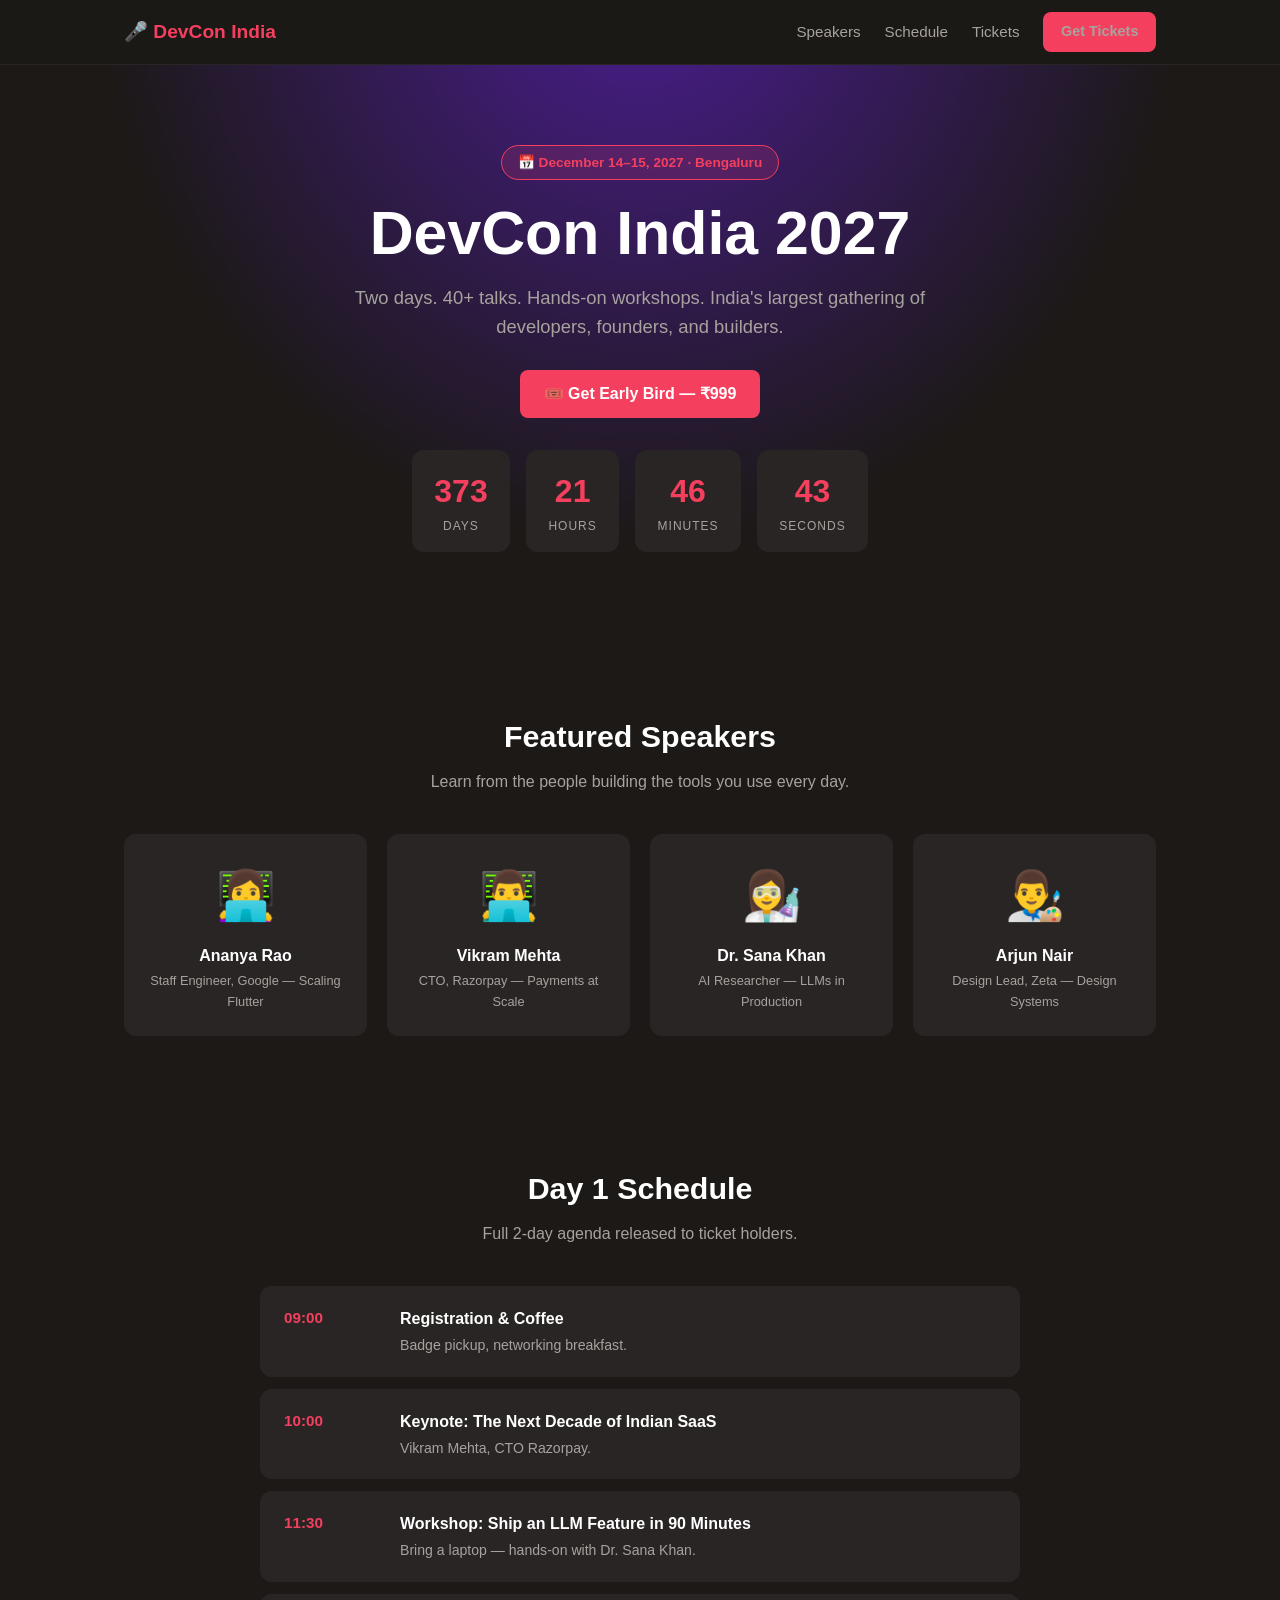
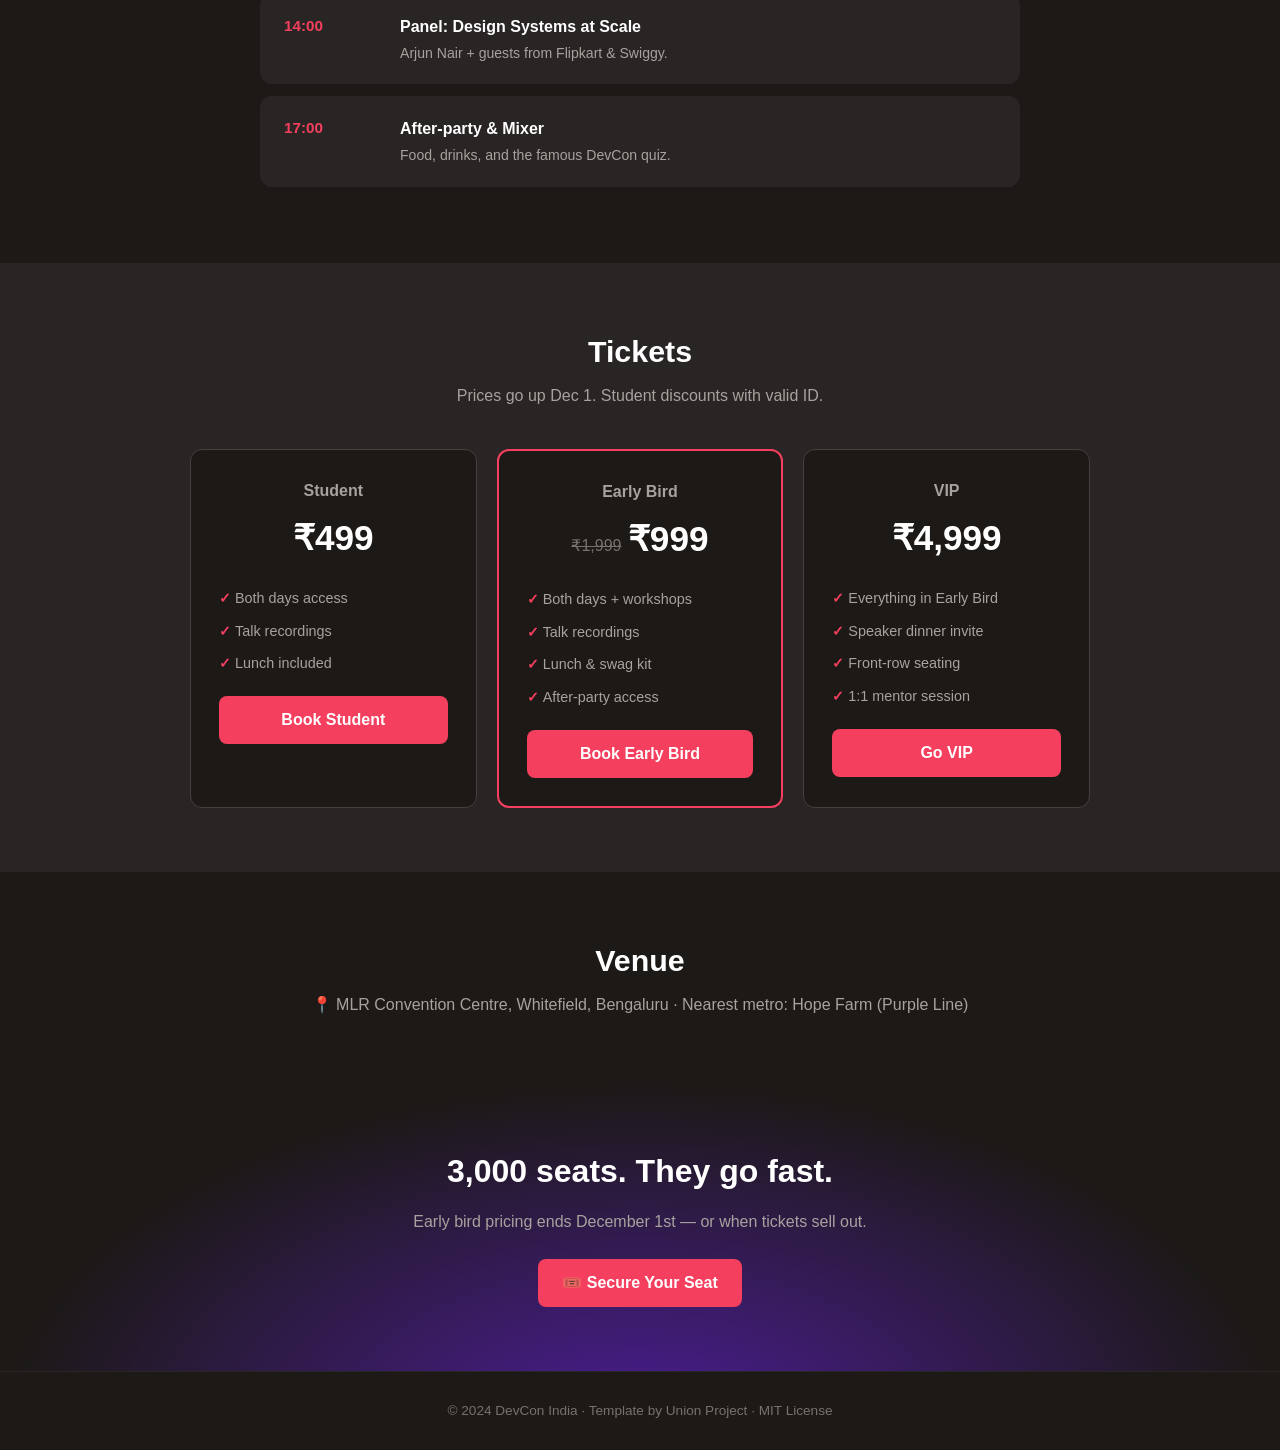
<file: products/landing-pages/templates/event/index.html>
<!DOCTYPE html>
<html lang="en">
<head>
<meta charset="UTF-8">
<meta name="viewport" content="width=device-width, initial-scale=1.0">
<title>DevCon India 2024 — Dec 14–15, Bengaluru</title>
<meta name="description" content="India's largest developer conference. 40+ talks, hands-on workshops, 3,000 attendees. Early bird tickets ₹999 — limited seats.">
<style>
:root{--primary:#f43f5e;--primary-dark:#e11d48;--dark:#1c1917;--muted:#78716c;--radius:12px}
*{box-sizing:border-box;margin:0;padding:0}
html{scroll-behavior:smooth}
body{font-family:-apple-system,'Segoe UI',Roboto,sans-serif;color:#fff;background:var(--dark);line-height:1.6}
.container{max-width:1080px;margin:0 auto;padding:0 1.5rem}
nav{position:sticky;top:0;background:rgba(28,25,23,.92);backdrop-filter:blur(8px);border-bottom:1px solid #292524;z-index:100}
nav .container{display:flex;align-items:center;justify-content:space-between;height:64px}
.brand{font-weight:800;font-size:1.2rem;color:var(--primary)}
.nav-links{display:flex;gap:1.5rem;align-items:center}
.nav-links a{color:#a8a29e;text-decoration:none;font-size:.95rem}
.nav-links a:hover{color:#fff}
.btn{display:inline-block;padding:.7rem 1.5rem;border-radius:8px;text-decoration:none;font-weight:600;transition:all .2s;border:none;cursor:pointer;font-size:1rem}
.btn-primary{background:var(--primary);color:#fff}
.btn-primary:hover{background:var(--primary-dark);transform:translateY(-1px)}
.hero{padding:5rem 0 4rem;text-align:center;background:radial-gradient(ellipse at 50% -20%,#4c1d95 0%,var(--dark) 60%)}
.hero .date-badge{display:inline-block;background:rgba(244,63,94,.15);border:1px solid var(--primary);color:var(--primary);padding:.35rem 1rem;border-radius:99px;font-size:.85rem;font-weight:600;margin-bottom:1.25rem}
.hero h1{font-size:clamp(2.2rem,5.5vw,3.8rem);line-height:1.1;margin-bottom:1rem}
.hero p{font-size:1.15rem;color:#a8a29e;max-width:600px;margin:0 auto 1.75rem}
.countdown{display:flex;justify-content:center;gap:1rem;margin:2rem 0;flex-wrap:wrap}
.count-box{background:#292524;border-radius:var(--radius);padding:1rem 1.4rem;min-width:90px}
.count-box .num{font-size:2rem;font-weight:800;color:var(--primary)}
.count-box .lbl{font-size:.75rem;color:#a8a29e;text-transform:uppercase;letter-spacing:1px}
section{padding:4rem 0}
.section-title{text-align:center;font-size:1.9rem;margin-bottom:.5rem}
.section-sub{text-align:center;color:#a8a29e;max-width:540px;margin:0 auto 2.5rem}
.speakers-grid{display:grid;grid-template-columns:repeat(auto-fit,minmax(200px,1fr));gap:1.25rem}
.speaker{background:#292524;border-radius:var(--radius);padding:1.5rem;text-align:center}
.speaker .avatar{font-size:3rem;margin-bottom:.5rem}
.speaker h3{font-size:1rem;margin-bottom:.15rem}
.speaker p{color:#a8a29e;font-size:.8rem}
.schedule-item{display:grid;grid-template-columns:100px 1fr;gap:1rem;background:#292524;border-radius:var(--radius);padding:1.25rem 1.5rem;margin-bottom:.75rem;max-width:760px;margin-inline:auto}
.schedule-item .time{color:var(--primary);font-weight:700;font-size:.95rem}
.schedule-item h4{margin-bottom:.15rem}
.schedule-item p{color:#a8a29e;font-size:.88rem}
.tickets{background:#292524}
.tickets-grid{display:grid;grid-template-columns:repeat(auto-fit,minmax(240px,1fr));gap:1.25rem;max-width:900px;margin:0 auto}
.ticket{background:var(--dark);border:1px solid #44403c;border-radius:var(--radius);padding:1.75rem;text-align:center}
.ticket.featured{border:2px solid var(--primary)}
.ticket h3{color:#a8a29e;font-size:1rem}
.ticket .price{font-size:2.2rem;font-weight:800;margin:.4rem 0}
.ticket .price .strike{font-size:1rem;color:#78716c;text-decoration:line-through;font-weight:400;margin-right:.4rem}
.ticket ul{list-style:none;margin:1rem 0;text-align:left}
.ticket li{padding:.3rem 0;color:#a8a29e;font-size:.9rem}
.ticket li::before{content:'✓ ';color:var(--primary);font-weight:700}
.venue p{text-align:center;color:#a8a29e}
.cta{text-align:center;background:radial-gradient(ellipse at 50% 120%,#4c1d95 0%,var(--dark) 70%)}
.cta h2{font-size:2rem;margin-bottom:.75rem}
.cta p{color:#a8a29e;margin-bottom:1.5rem}
footer{padding:1.75rem 0;text-align:center;color:#78716c;font-size:.85rem;border-top:1px solid #292524}
@media(max-width:640px){.nav-links a:not(.btn){display:none}.schedule-item{grid-template-columns:1fr}}
</style>
</head>
<nav>
  <div class="container">
    <div class="brand">🎤 DevCon India</div>
    <div class="nav-links">
      <a href="#speakers">Speakers</a>
      <a href="#schedule">Schedule</a>
      <a href="#tickets">Tickets</a>
      <a href="#tickets" class="btn btn-primary" style="padding:.5rem 1.1rem;font-size:.9rem">Get Tickets</a>
    </div>
  </div>
</nav>

<header class="hero">
  <div class="container">
    <div class="date-badge">📅 December 14–15, 2027 · Bengaluru</div>
    <h1>DevCon India 2027</h1>
    <p>Two days. 40+ talks. Hands-on workshops. India's largest gathering of developers, founders, and builders.</p>
    <a href="#tickets" class="btn btn-primary">🎟️ Get Early Bird — ₹999</a>
    <div class="countdown">
      <div class="count-box"><div class="num" id="cd-days">--</div><div class="lbl">Days</div></div>
      <div class="count-box"><div class="num" id="cd-hours">--</div><div class="lbl">Hours</div></div>
      <div class="count-box"><div class="num" id="cd-mins">--</div><div class="lbl">Minutes</div></div>
      <div class="count-box"><div class="num" id="cd-secs">--</div><div class="lbl">Seconds</div></div>
    </div>
  </div>
</header>

<section id="speakers">
  <div class="container">
    <h2 class="section-title">Featured Speakers</h2>
    <p class="section-sub">Learn from the people building the tools you use every day.</p>
    <div class="speakers-grid">
      <div class="speaker"><div class="avatar">👩‍💻</div><h3>Ananya Rao</h3><p>Staff Engineer, Google — Scaling Flutter</p></div>
      <div class="speaker"><div class="avatar">👨‍💻</div><h3>Vikram Mehta</h3><p>CTO, Razorpay — Payments at Scale</p></div>
      <div class="speaker"><div class="avatar">👩‍🔬</div><h3>Dr. Sana Khan</h3><p>AI Researcher — LLMs in Production</p></div>
      <div class="speaker"><div class="avatar">👨‍🎨</div><h3>Arjun Nair</h3><p>Design Lead, Zeta — Design Systems</p></div>
    </div>
  </div>
</section>

<section id="schedule">
  <div class="container">
    <h2 class="section-title">Day 1 Schedule</h2>
    <p class="section-sub">Full 2-day agenda released to ticket holders.</p>
    <div class="schedule-item"><div class="time">09:00</div><div><h4>Registration &amp; Coffee</h4><p>Badge pickup, networking breakfast.</p></div></div>
    <div class="schedule-item"><div class="time">10:00</div><div><h4>Keynote: The Next Decade of Indian SaaS</h4><p>Vikram Mehta, CTO Razorpay.</p></div></div>
    <div class="schedule-item"><div class="time">11:30</div><div><h4>Workshop: Ship an LLM Feature in 90 Minutes</h4><p>Bring a laptop — hands-on with Dr. Sana Khan.</p></div></div>
    <div class="schedule-item"><div class="time">14:00</div><div><h4>Panel: Design Systems at Scale</h4><p>Arjun Nair + guests from Flipkart &amp; Swiggy.</p></div></div>
    <div class="schedule-item"><div class="time">17:00</div><div><h4>After-party &amp; Mixer</h4><p>Food, drinks, and the famous DevCon quiz.</p></div></div>
  </div>
</section>

<section id="tickets" class="tickets">
  <div class="container">
    <h2 class="section-title">Tickets</h2>
    <p class="section-sub">Prices go up Dec 1. Student discounts with valid ID.</p>
    <div class="tickets-grid">
      <div class="ticket">
        <h3>Student</h3>
        <div class="price">₹499</div>
        <ul><li>Both days access</li><li>Talk recordings</li><li>Lunch included</li></ul>
        <a href="#" class="btn btn-primary" style="width:100%">Book Student</a>
      </div>
      <div class="ticket featured">
        <h3>Early Bird</h3>
        <div class="price"><span class="strike">₹1,999</span>₹999</div>
        <ul><li>Both days + workshops</li><li>Talk recordings</li><li>Lunch &amp; swag kit</li><li>After-party access</li></ul>
        <a href="#" class="btn btn-primary" style="width:100%">Book Early Bird</a>
      </div>
      <div class="ticket">
        <h3>VIP</h3>
        <div class="price">₹4,999</div>
        <ul><li>Everything in Early Bird</li><li>Speaker dinner invite</li><li>Front-row seating</li><li>1:1 mentor session</li></ul>
        <a href="#" class="btn btn-primary" style="width:100%">Go VIP</a>
      </div>
    </div>
  </div>
</section>

<section class="venue">
  <div class="container">
    <h2 class="section-title">Venue</h2>
    <p>📍 MLR Convention Centre, Whitefield, Bengaluru · Nearest metro: Hope Farm (Purple Line)</p>
  </div>
</section>

<section class="cta">
  <div class="container">
    <h2>3,000 seats. They go fast.</h2>
    <p>Early bird pricing ends December 1st — or when tickets sell out.</p>
    <a href="#tickets" class="btn btn-primary">🎟️ Secure Your Seat</a>
  </div>
</section>

<footer>
  <div class="container">© 2024 DevCon India · Template by Union Project · MIT License</div>
</footer>

<script>
(function(){
  // REPLACE THIS with your event date/time (ISO 8601, include the offset).
  // Keep it in the future or the countdown will sit at zero.
  var target = new Date('2027-12-14T09:00:00+05:30').getTime();
  function tick(){
    var diff = Math.max(0, target - Date.now());
    var d = Math.floor(diff/864e5), h = Math.floor(diff%864e5/36e5),
        m = Math.floor(diff%36e5/6e4), s = Math.floor(diff%6e4/1e3);
    document.getElementById('cd-days').textContent = d;
    document.getElementById('cd-hours').textContent = String(h).padStart(2,'0');
    document.getElementById('cd-mins').textContent = String(m).padStart(2,'0');
    document.getElementById('cd-secs').textContent = String(s).padStart(2,'0');
  }
  tick(); setInterval(tick, 1000);
})();
</script>
</body>
</html>
</file>
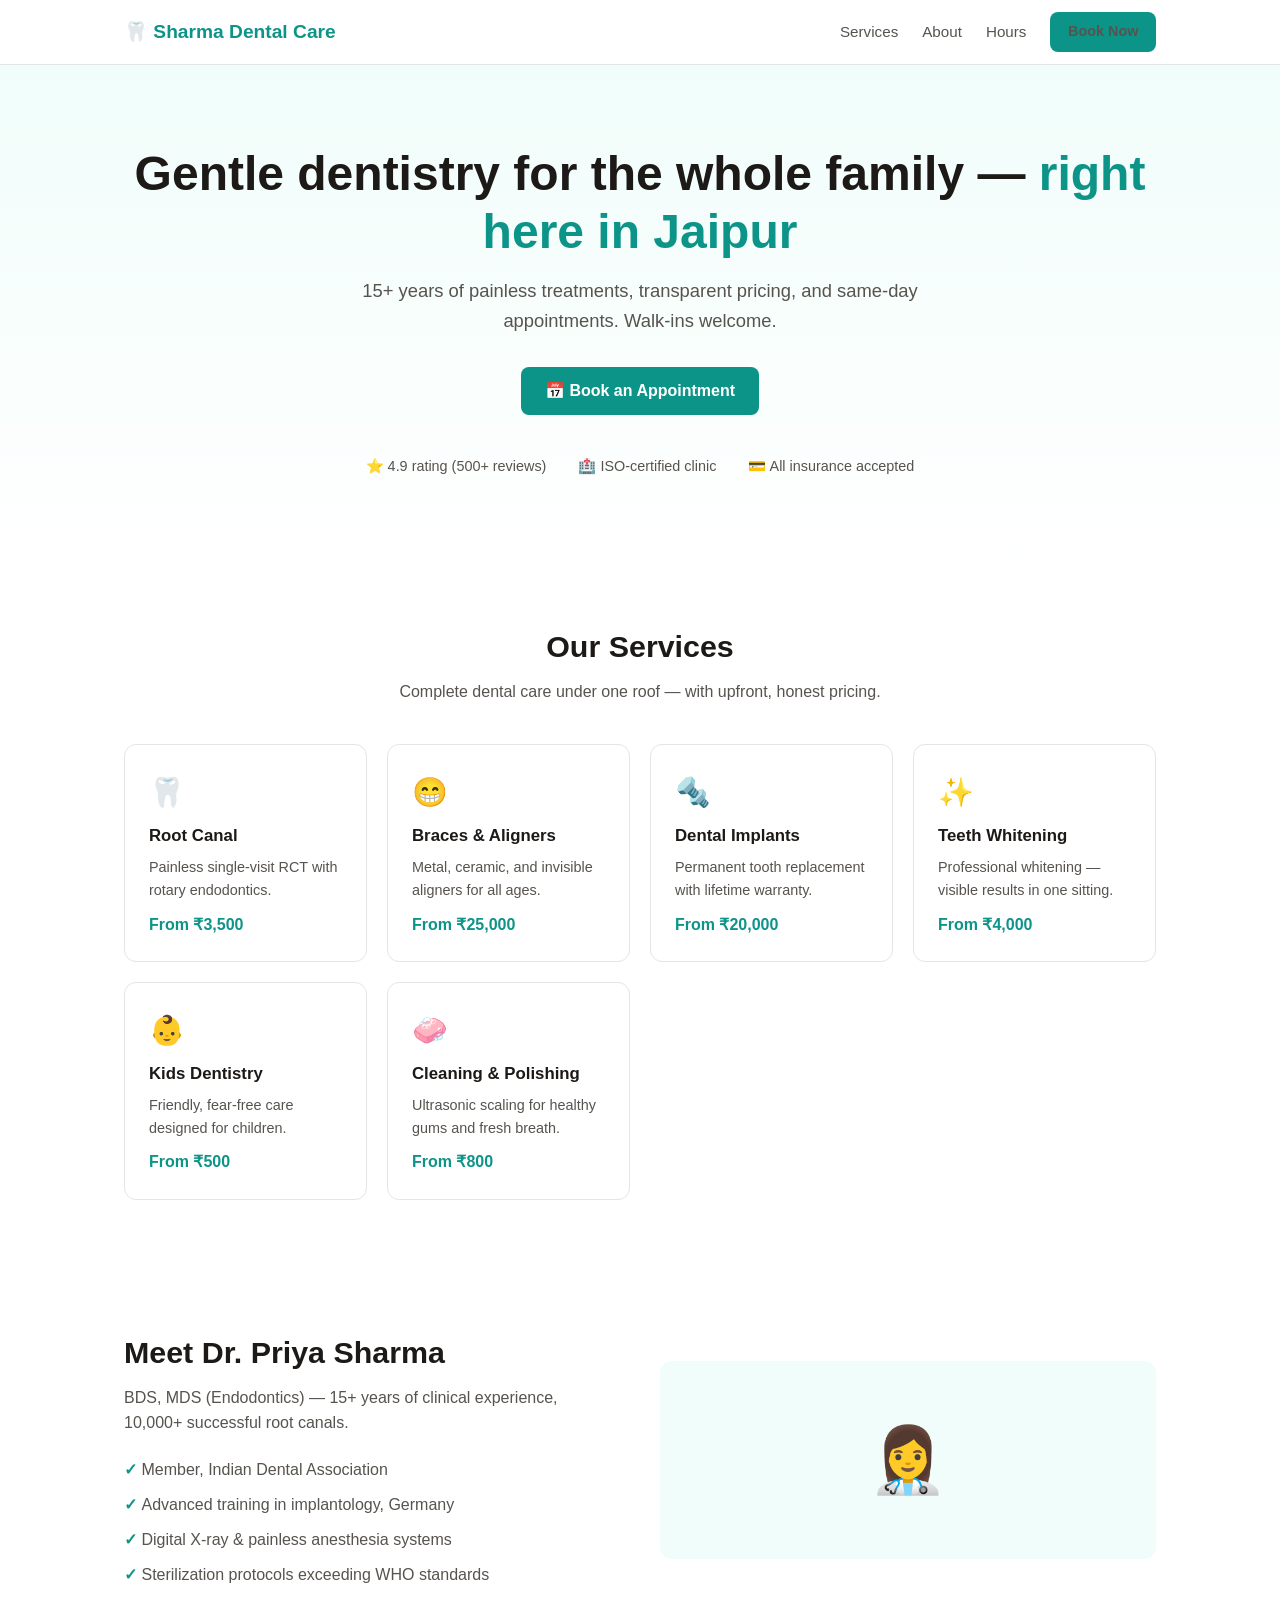
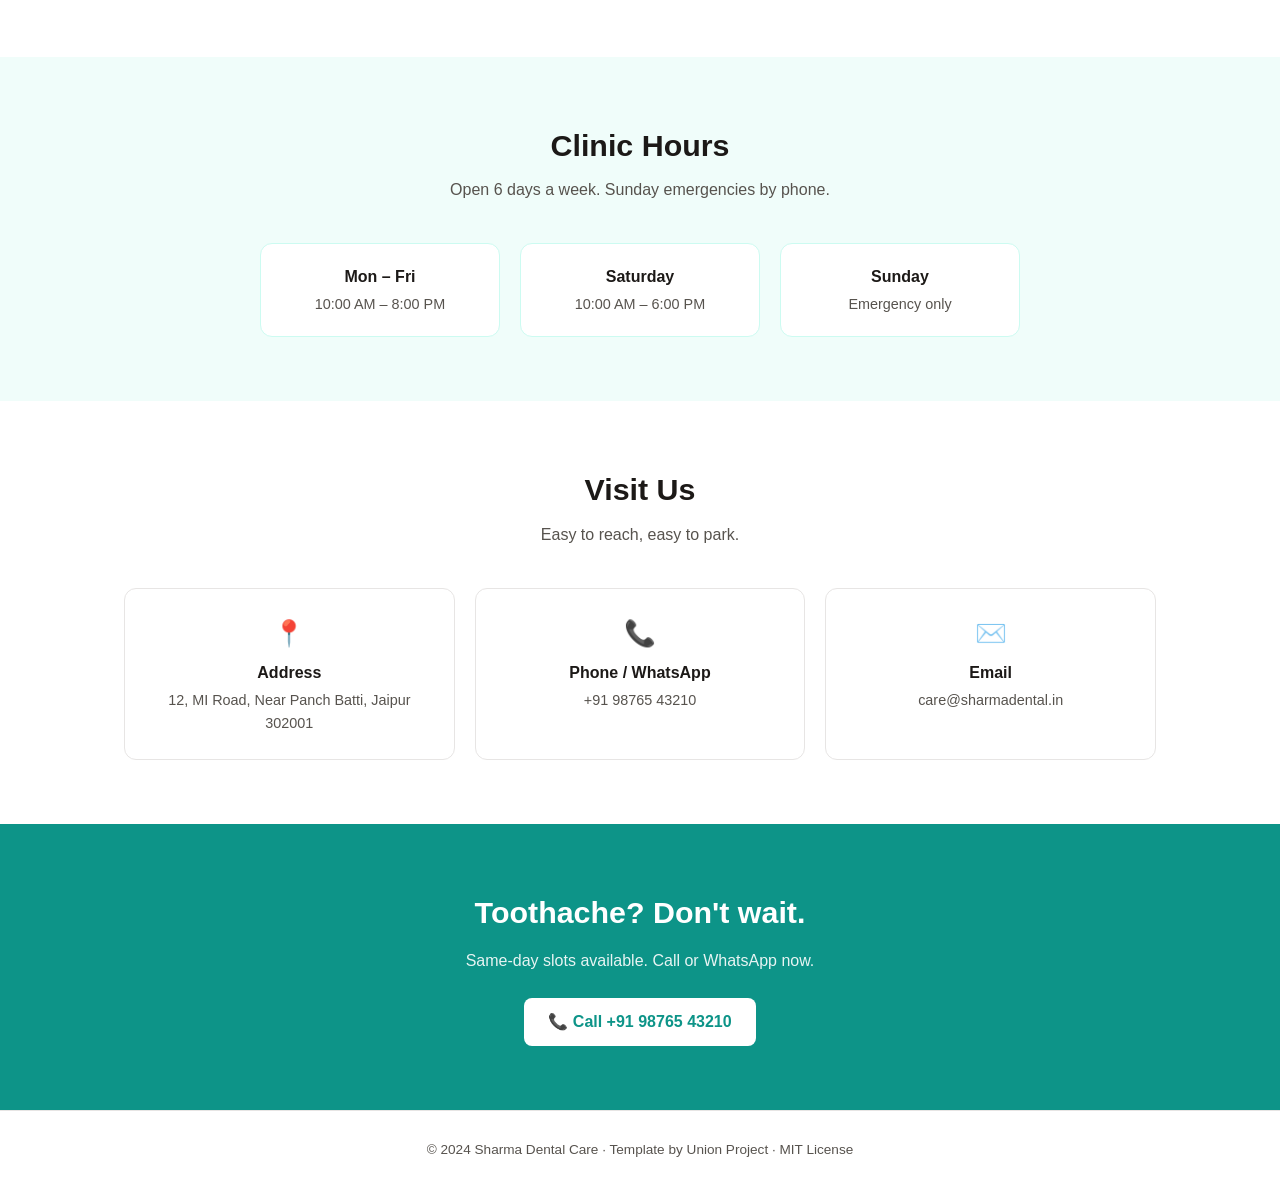
<file: products/landing-pages/templates/local-business/index.html>
<!DOCTYPE html>
<html lang="en">
<head>
<meta charset="UTF-8">
<meta name="viewport" content="width=device-width, initial-scale=1.0">
<title>Sharma Dental Care — Gentle Dentistry in Jaipur</title>
<meta name="description" content="Family dental clinic in Jaipur. Painless root canals, implants, braces. Book an appointment today — same-day slots available.">
<style>
:root{--primary:#0d9488;--primary-dark:#0f766e;--dark:#134e4a;--muted:#57534e;--light:#f0fdfa;--radius:12px}
*{box-sizing:border-box;margin:0;padding:0}
html{scroll-behavior:smooth}
body{font-family:-apple-system,'Segoe UI',Roboto,sans-serif;color:#1c1917;line-height:1.6}
.container{max-width:1080px;margin:0 auto;padding:0 1.5rem}
nav{position:sticky;top:0;background:#fff;border-bottom:1px solid #e7e5e4;z-index:100}
nav .container{display:flex;align-items:center;justify-content:space-between;height:64px}
.brand{font-weight:800;font-size:1.2rem;color:var(--primary)}
.nav-links{display:flex;gap:1.5rem;align-items:center}
.nav-links a{color:var(--muted);text-decoration:none;font-size:.95rem}
.nav-links a:hover{color:var(--dark)}
.btn{display:inline-block;padding:.7rem 1.5rem;border-radius:8px;text-decoration:none;font-weight:600;transition:all .2s;border:none;cursor:pointer;font-size:1rem}
.btn-primary{background:var(--primary);color:#fff}
.btn-primary:hover{background:var(--primary-dark);transform:translateY(-1px)}
.btn-outline{border:2px solid var(--primary);color:var(--primary)}
.hero{padding:5rem 0;background:linear-gradient(180deg,var(--light),#fff);text-align:center}
.hero h1{font-size:clamp(1.9rem,4.5vw,3rem);line-height:1.2;margin-bottom:1rem}
.hero h1 span{color:var(--primary)}
.hero p{font-size:1.15rem;color:var(--muted);max-width:620px;margin:0 auto 2rem}
.badges{display:flex;justify-content:center;gap:2rem;flex-wrap:wrap;margin-top:2.5rem;color:var(--muted);font-size:.9rem}
section{padding:4rem 0}
.section-title{text-align:center;font-size:1.9rem;margin-bottom:.5rem}
.section-sub{text-align:center;color:var(--muted);max-width:540px;margin:0 auto 2.5rem}
.services-grid{display:grid;grid-template-columns:repeat(auto-fit,minmax(240px,1fr));gap:1.25rem}
.service{background:#fff;border:1px solid #e7e5e4;border-radius:var(--radius);padding:1.5rem;transition:box-shadow .2s}
.service:hover{box-shadow:0 8px 24px rgba(0,0,0,.08)}
.service .icon{font-size:1.8rem;margin-bottom:.5rem}
.service h3{font-size:1.05rem;margin-bottom:.35rem}
.service p{color:var(--muted);font-size:.9rem}
.service .price{display:block;margin-top:.6rem;color:var(--primary);font-weight:700}
.about{display:grid;grid-template-columns:1fr 1fr;gap:2.5rem;align-items:center}
@media(max-width:760px){.about{grid-template-columns:1fr}}
.about ul{list-style:none;margin-top:1rem}
.about li{padding:.3rem 0;color:var(--muted)}
.about li::before{content:'✓ ';color:var(--primary);font-weight:700}
.hours{background:var(--light)}
.hours-grid{display:grid;grid-template-columns:repeat(auto-fit,minmax(200px,1fr));gap:1.25rem;max-width:760px;margin:0 auto}
.hours-card{background:#fff;border-radius:var(--radius);padding:1.25rem;text-align:center;border:1px solid #ccfbf1}
.hours-card .day{font-weight:700}
.hours-card .time{color:var(--muted);font-size:.9rem;margin-top:.25rem}
.contact-grid{display:grid;grid-template-columns:repeat(auto-fit,minmax(220px,1fr));gap:1.25rem;text-align:center}
.contact-item{background:#fff;border:1px solid #e7e5e4;border-radius:var(--radius);padding:1.5rem}
.contact-item .icon{font-size:1.6rem}
.contact-item h4{margin:.4rem 0 .2rem}
.contact-item p{color:var(--muted);font-size:.9rem}
.cta{background:var(--primary);color:#fff;text-align:center}
.cta h2{font-size:1.9rem;margin-bottom:.75rem}
.cta p{opacity:.9;margin-bottom:1.5rem}
.cta .btn{background:#fff;color:var(--primary)}
footer{padding:1.75rem 0;text-align:center;color:var(--muted);font-size:.85rem;border-top:1px solid #e7e5e4}
@media(max-width:640px){.nav-links a:not(.btn){display:none}}
</style>
</head>
<nav>
  <div class="container">
    <div class="brand">🦷 Sharma Dental Care</div>
    <div class="nav-links">
      <a href="#services">Services</a>
      <a href="#about">About</a>
      <a href="#hours">Hours</a>
      <a href="#contact" class="btn btn-primary" style="padding:.5rem 1.1rem;font-size:.9rem">Book Now</a>
    </div>
  </div>
</nav>

<header class="hero">
  <div class="container">
    <h1>Gentle dentistry for the whole family — <span>right here in Jaipur</span></h1>
    <p>15+ years of painless treatments, transparent pricing, and same-day appointments. Walk-ins welcome.</p>
    <a href="#contact" class="btn btn-primary">📅 Book an Appointment</a>
    <div class="badges">
      <span>⭐ 4.9 rating (500+ reviews)</span>
      <span>🏥 ISO-certified clinic</span>
      <span>💳 All insurance accepted</span>
    </div>
  </div>
</header>

<section id="services">
  <div class="container">
    <h2 class="section-title">Our Services</h2>
    <p class="section-sub">Complete dental care under one roof — with upfront, honest pricing.</p>
    <div class="services-grid">
      <div class="service"><div class="icon">🦷</div><h3>Root Canal</h3><p>Painless single-visit RCT with rotary endodontics.</p><span class="price">From ₹3,500</span></div>
      <div class="service"><div class="icon">😁</div><h3>Braces &amp; Aligners</h3><p>Metal, ceramic, and invisible aligners for all ages.</p><span class="price">From ₹25,000</span></div>
      <div class="service"><div class="icon">🔩</div><h3>Dental Implants</h3><p>Permanent tooth replacement with lifetime warranty.</p><span class="price">From ₹20,000</span></div>
      <div class="service"><div class="icon">✨</div><h3>Teeth Whitening</h3><p>Professional whitening — visible results in one sitting.</p><span class="price">From ₹4,000</span></div>
      <div class="service"><div class="icon">👶</div><h3>Kids Dentistry</h3><p>Friendly, fear-free care designed for children.</p><span class="price">From ₹500</span></div>
      <div class="service"><div class="icon">🧼</div><h3>Cleaning &amp; Polishing</h3><p>Ultrasonic scaling for healthy gums and fresh breath.</p><span class="price">From ₹800</span></div>
    </div>
  </div>
</section>

<section id="about">
  <div class="container about">
    <div>
      <h2 class="section-title" style="text-align:left">Meet Dr. Priya Sharma</h2>
      <p style="color:var(--muted)">BDS, MDS (Endodontics) — 15+ years of clinical experience, 10,000+ successful root canals.</p>
      <ul>
        <li>Member, Indian Dental Association</li>
        <li>Advanced training in implantology, Germany</li>
        <li>Digital X-ray &amp; painless anesthesia systems</li>
        <li>Sterilization protocols exceeding WHO standards</li>
      </ul>
    </div>
    <div style="background:var(--light);border-radius:var(--radius);padding:3rem;text-align:center;font-size:4rem">👩‍⚕️</div>
  </div>
</section>

<section id="hours" class="hours">
  <div class="container">
    <h2 class="section-title">Clinic Hours</h2>
    <p class="section-sub">Open 6 days a week. Sunday emergencies by phone.</p>
    <div class="hours-grid">
      <div class="hours-card"><div class="day">Mon – Fri</div><div class="time">10:00 AM – 8:00 PM</div></div>
      <div class="hours-card"><div class="day">Saturday</div><div class="time">10:00 AM – 6:00 PM</div></div>
      <div class="hours-card"><div class="day">Sunday</div><div class="time">Emergency only</div></div>
    </div>
  </div>
</section>

<section id="contact">
  <div class="container">
    <h2 class="section-title">Visit Us</h2>
    <p class="section-sub">Easy to reach, easy to park.</p>
    <div class="contact-grid">
      <div class="contact-item"><div class="icon">📍</div><h4>Address</h4><p>12, MI Road, Near Panch Batti, Jaipur 302001</p></div>
      <div class="contact-item"><div class="icon">📞</div><h4>Phone / WhatsApp</h4><p>+91 98765 43210</p></div>
      <div class="contact-item"><div class="icon">✉️</div><h4>Email</h4><p>care@sharmadental.in</p></div>
    </div>
  </div>
</section>

<section class="cta">
  <div class="container">
    <h2>Toothache? Don't wait.</h2>
    <p>Same-day slots available. Call or WhatsApp now.</p>
    <a href="tel:+919876543210" class="btn">📞 Call +91 98765 43210</a>
  </div>
</section>

<footer>
  <div class="container">© 2024 Sharma Dental Care · Template by Union Project · MIT License</div>
</footer>
</body>
</html>
</file>
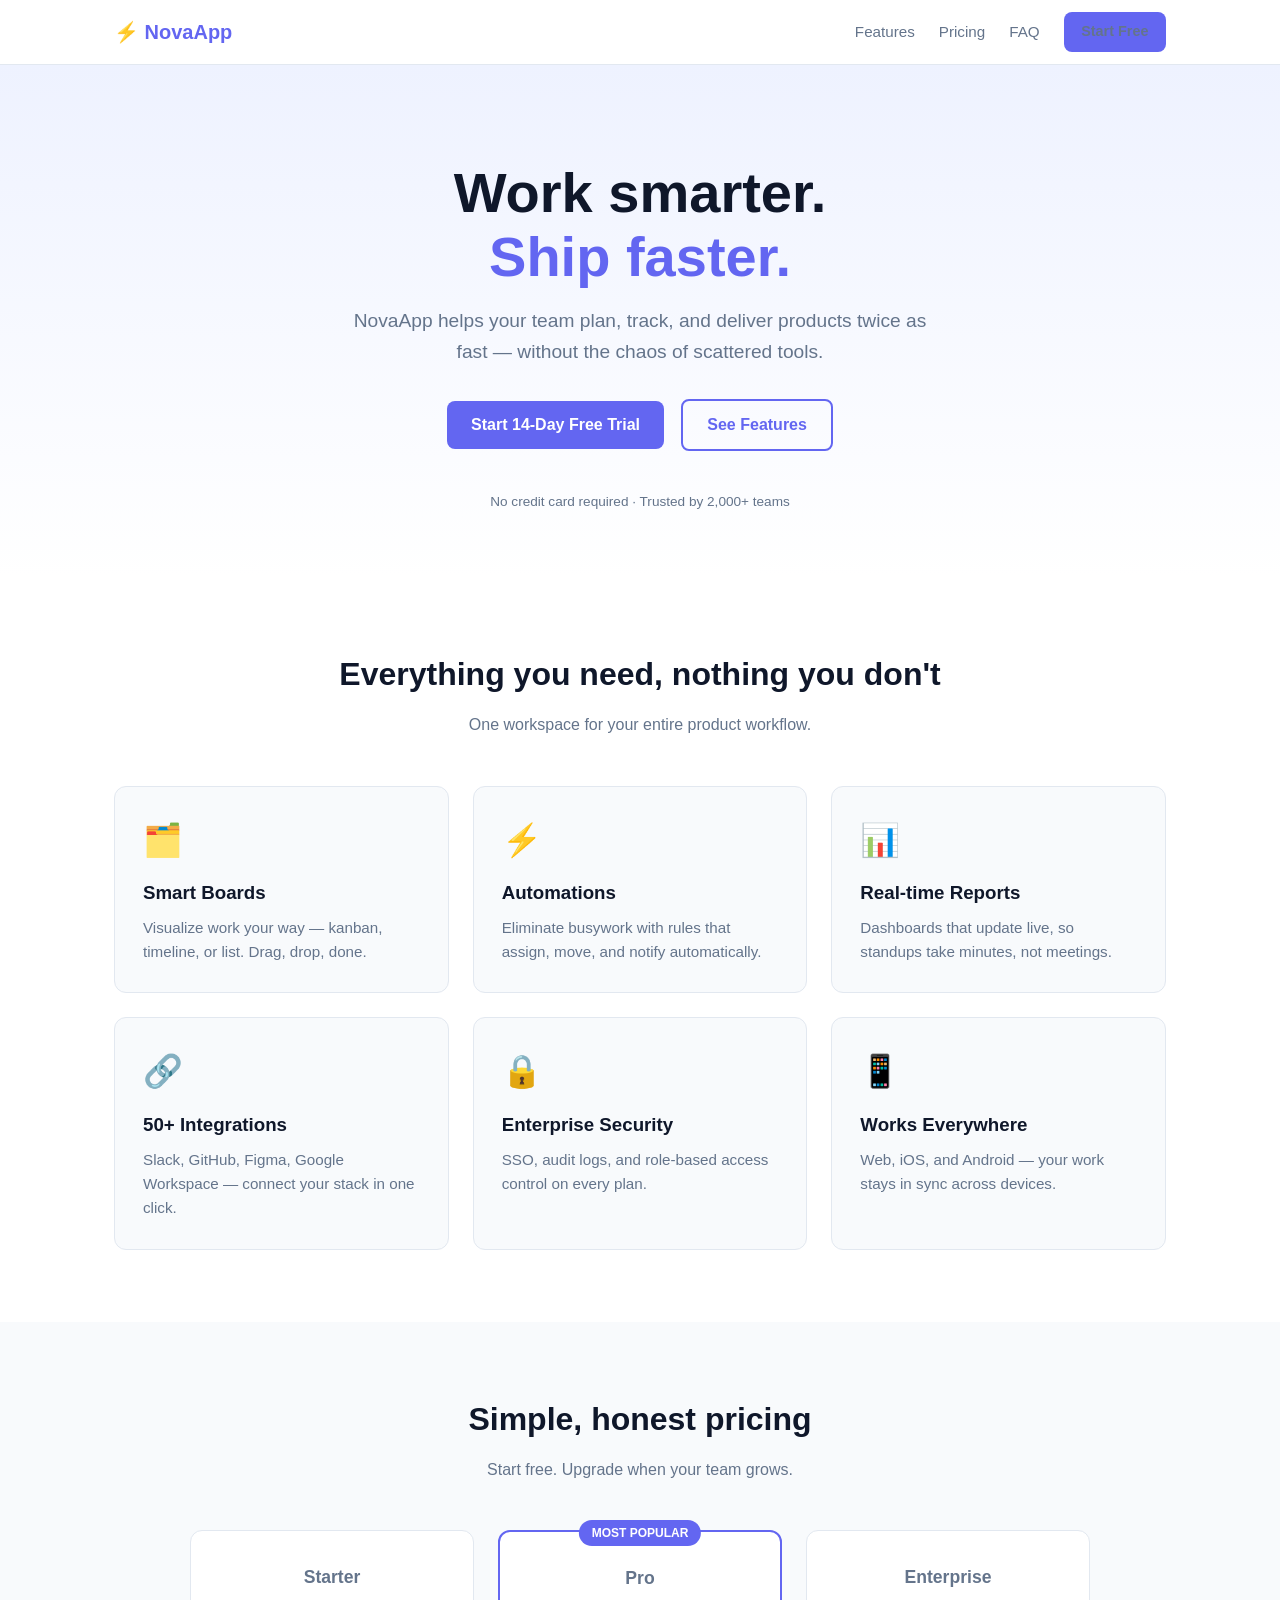
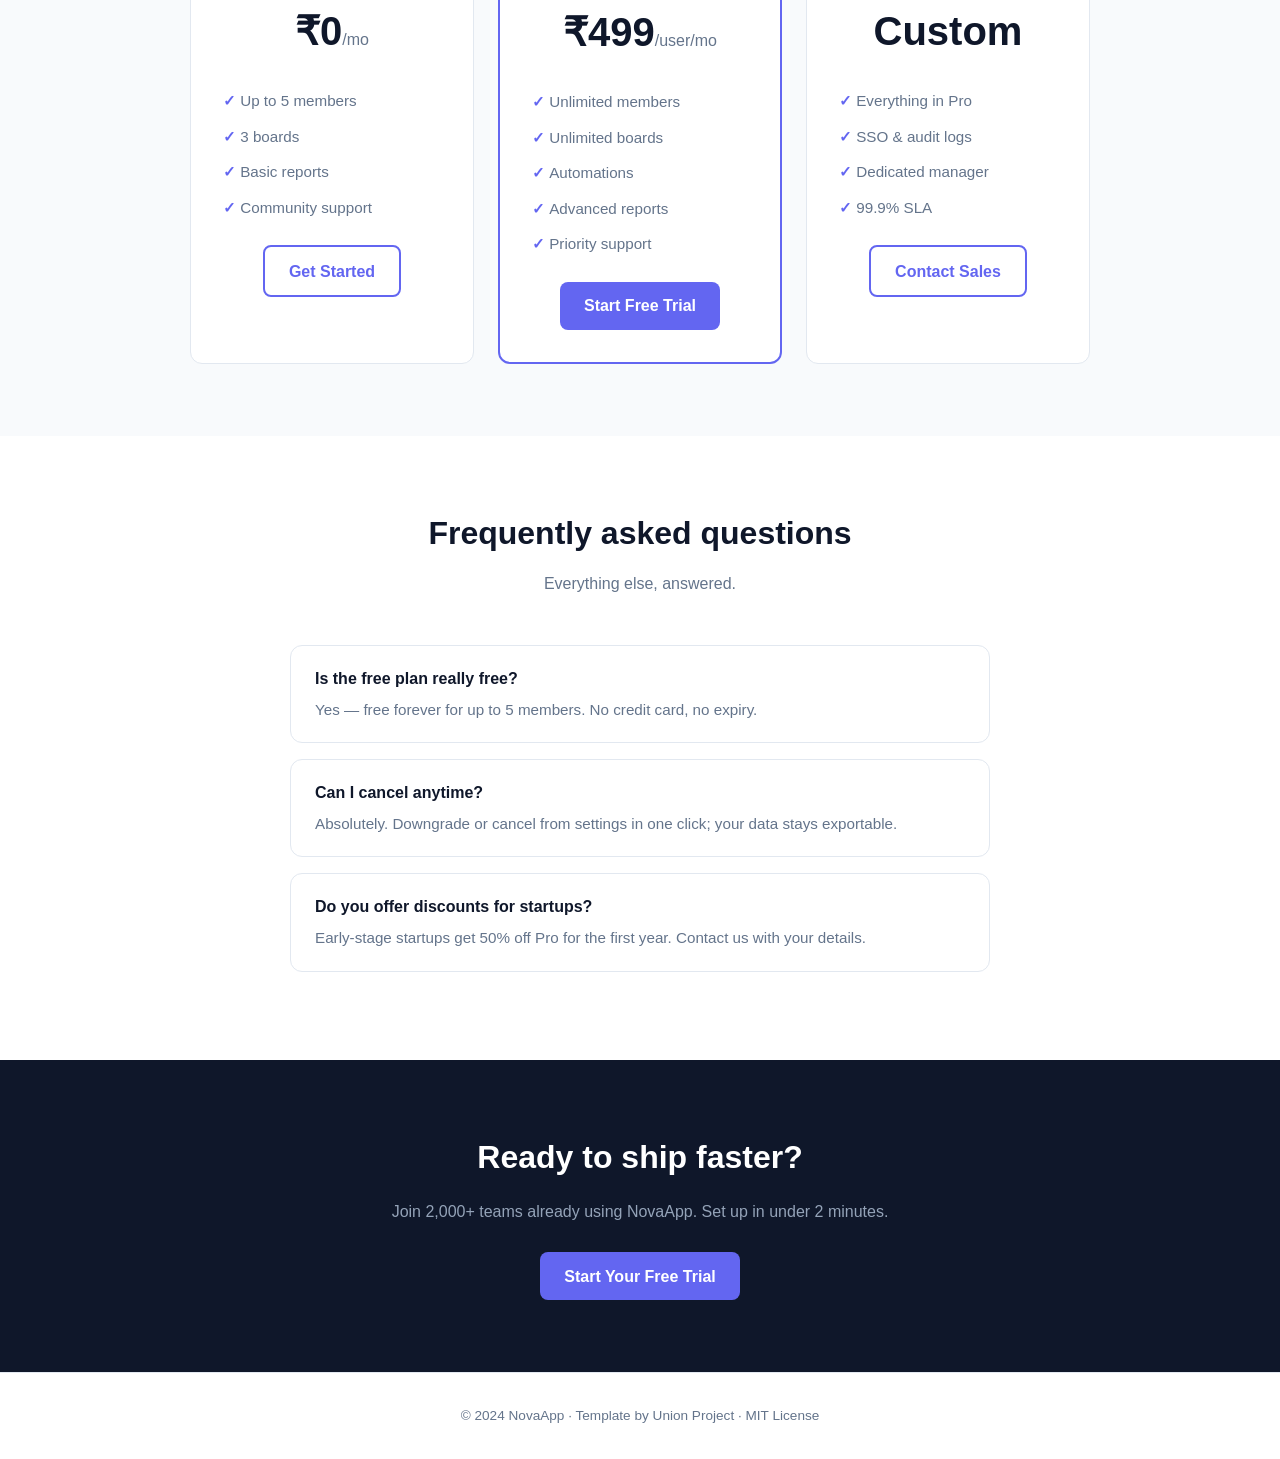
<file: products/landing-pages/templates/saas/index.html>
<!DOCTYPE html>
<html lang="en">
<head>
<meta charset="UTF-8">
<meta name="viewport" content="width=device-width, initial-scale=1.0">
<title>NovaApp — Work smarter, ship faster</title>
<meta name="description" content="NovaApp helps teams plan, track, and ship products 2x faster. Free 14-day trial, no credit card required.">
<style>
:root{--primary:#6366f1;--primary-dark:#4f46e5;--dark:#0f172a;--muted:#64748b;--light:#f8fafc;--radius:12px}
*{box-sizing:border-box;margin:0;padding:0}
html{scroll-behavior:smooth}
body{font-family:-apple-system,'Segoe UI',Roboto,sans-serif;color:var(--dark);line-height:1.6}
.container{max-width:1100px;margin:0 auto;padding:0 1.5rem}
/* Nav */
nav{position:sticky;top:0;background:rgba(255,255,255,.9);backdrop-filter:blur(8px);border-bottom:1px solid #e2e8f0;z-index:100}
nav .container{display:flex;align-items:center;justify-content:space-between;height:64px}
.brand{font-weight:800;font-size:1.25rem;color:var(--primary)}
.nav-links{display:flex;gap:1.5rem;align-items:center}
.nav-links a{color:var(--muted);text-decoration:none;font-size:.95rem}
.nav-links a:hover{color:var(--dark)}
.btn{display:inline-block;padding:.7rem 1.5rem;border-radius:8px;text-decoration:none;font-weight:600;transition:all .2s;border:none;cursor:pointer;font-size:1rem}
.btn-primary{background:var(--primary);color:#fff}
.btn-primary:hover{background:var(--primary-dark);transform:translateY(-1px)}
.btn-outline{border:2px solid var(--primary);color:var(--primary);background:transparent}
/* Hero */
.hero{padding:6rem 0 4rem;text-align:center;background:linear-gradient(180deg,#eef2ff 0%,#fff 100%)}
.hero h1{font-size:clamp(2rem,5vw,3.5rem);line-height:1.15;margin-bottom:1rem}
.hero h1 span{color:var(--primary)}
.hero p{font-size:1.2rem;color:var(--muted);max-width:600px;margin:0 auto 2rem}
.hero .btn{margin:0 .4rem}
.trust{margin-top:2.5rem;color:var(--muted);font-size:.85rem}
/* Sections */
section{padding:4.5rem 0}
.section-title{text-align:center;font-size:2rem;margin-bottom:.75rem}
.section-sub{text-align:center;color:var(--muted);max-width:560px;margin:0 auto 3rem}
/* Features */
.features-grid{display:grid;grid-template-columns:repeat(auto-fit,minmax(280px,1fr));gap:1.5rem}
.feature{background:var(--light);border:1px solid #e2e8f0;border-radius:var(--radius);padding:1.75rem}
.feature .icon{font-size:2rem;margin-bottom:.75rem}
.feature h3{margin-bottom:.5rem}
.feature p{color:var(--muted);font-size:.95rem}
/* Pricing */
.pricing{background:var(--light)}
.pricing-grid{display:grid;grid-template-columns:repeat(auto-fit,minmax(260px,1fr));gap:1.5rem;max-width:900px;margin:0 auto}
.plan{background:#fff;border:1px solid #e2e8f0;border-radius:var(--radius);padding:2rem;text-align:center}
.plan.featured{border:2px solid var(--primary);position:relative}
.plan .tag{position:absolute;top:-12px;left:50%;transform:translateX(-50%);background:var(--primary);color:#fff;font-size:.75rem;padding:.2rem .8rem;border-radius:99px;font-weight:700}
.plan h3{font-size:1.1rem;color:var(--muted)}
.plan .price{font-size:2.5rem;font-weight:800;margin:.5rem 0}
.plan .price span{font-size:1rem;color:var(--muted);font-weight:400}
.plan ul{list-style:none;margin:1.25rem 0;text-align:left}
.plan li{padding:.35rem 0;color:var(--muted);font-size:.95rem}
.plan li::before{content:'✓ ';color:var(--primary);font-weight:700}
/* FAQ */
.faq-item{max-width:700px;margin:0 auto 1rem;border:1px solid #e2e8f0;border-radius:var(--radius);padding:1.25rem 1.5rem}
.faq-item h4{margin-bottom:.4rem}
.faq-item p{color:var(--muted);font-size:.95rem}
/* CTA + Footer */
.cta{background:var(--dark);color:#fff;text-align:center}
.cta h2{font-size:2rem;margin-bottom:1rem}
.cta p{color:#94a3b8;margin-bottom:1.75rem}
footer{padding:2rem 0;text-align:center;color:var(--muted);font-size:.85rem;border-top:1px solid #e2e8f0}
@media(max-width:640px){.nav-links a:not(.btn){display:none}.hero{padding:4rem 0 3rem}}
</style>
</head>
<nav>
  <div class="container">
    <div class="brand">⚡ NovaApp</div>
    <div class="nav-links">
      <a href="#features">Features</a>
      <a href="#pricing">Pricing</a>
      <a href="#faq">FAQ</a>
      <a href="#cta" class="btn btn-primary" style="padding:.5rem 1.1rem;font-size:.9rem">Start Free</a>
    </div>
  </div>
</nav>

<header class="hero">
  <div class="container">
    <h1>Work smarter.<br><span>Ship faster.</span></h1>
    <p>NovaApp helps your team plan, track, and deliver products twice as fast — without the chaos of scattered tools.</p>
    <a href="#cta" class="btn btn-primary">Start 14-Day Free Trial</a>
    <a href="#features" class="btn btn-outline">See Features</a>
    <div class="trust">No credit card required · Trusted by 2,000+ teams</div>
  </div>
</header>

<section id="features">
  <div class="container">
    <h2 class="section-title">Everything you need, nothing you don't</h2>
    <p class="section-sub">One workspace for your entire product workflow.</p>
    <div class="features-grid">
      <div class="feature"><div class="icon">🗂️</div><h3>Smart Boards</h3><p>Visualize work your way — kanban, timeline, or list. Drag, drop, done.</p></div>
      <div class="feature"><div class="icon">⚡</div><h3>Automations</h3><p>Eliminate busywork with rules that assign, move, and notify automatically.</p></div>
      <div class="feature"><div class="icon">📊</div><h3>Real-time Reports</h3><p>Dashboards that update live, so standups take minutes, not meetings.</p></div>
      <div class="feature"><div class="icon">🔗</div><h3>50+ Integrations</h3><p>Slack, GitHub, Figma, Google Workspace — connect your stack in one click.</p></div>
      <div class="feature"><div class="icon">🔒</div><h3>Enterprise Security</h3><p>SSO, audit logs, and role-based access control on every plan.</p></div>
      <div class="feature"><div class="icon">📱</div><h3>Works Everywhere</h3><p>Web, iOS, and Android — your work stays in sync across devices.</p></div>
    </div>
  </div>
</section>

<section id="pricing" class="pricing">
  <div class="container">
    <h2 class="section-title">Simple, honest pricing</h2>
    <p class="section-sub">Start free. Upgrade when your team grows.</p>
    <div class="pricing-grid">
      <div class="plan">
        <h3>Starter</h3>
        <div class="price">₹0<span>/mo</span></div>
        <ul><li>Up to 5 members</li><li>3 boards</li><li>Basic reports</li><li>Community support</li></ul>
        <a href="#cta" class="btn btn-outline">Get Started</a>
      </div>
      <div class="plan featured">
        <div class="tag">MOST POPULAR</div>
        <h3>Pro</h3>
        <div class="price">₹499<span>/user/mo</span></div>
        <ul><li>Unlimited members</li><li>Unlimited boards</li><li>Automations</li><li>Advanced reports</li><li>Priority support</li></ul>
        <a href="#cta" class="btn btn-primary">Start Free Trial</a>
      </div>
      <div class="plan">
        <h3>Enterprise</h3>
        <div class="price">Custom</div>
        <ul><li>Everything in Pro</li><li>SSO &amp; audit logs</li><li>Dedicated manager</li><li>99.9% SLA</li></ul>
        <a href="#cta" class="btn btn-outline">Contact Sales</a>
      </div>
    </div>
  </div>
</section>

<section id="faq">
  <div class="container">
    <h2 class="section-title">Frequently asked questions</h2>
    <p class="section-sub">Everything else, answered.</p>
    <div class="faq-item"><h4>Is the free plan really free?</h4><p>Yes — free forever for up to 5 members. No credit card, no expiry.</p></div>
    <div class="faq-item"><h4>Can I cancel anytime?</h4><p>Absolutely. Downgrade or cancel from settings in one click; your data stays exportable.</p></div>
    <div class="faq-item"><h4>Do you offer discounts for startups?</h4><p>Early-stage startups get 50% off Pro for the first year. Contact us with your details.</p></div>
  </div>
</section>

<section id="cta" class="cta">
  <div class="container">
    <h2>Ready to ship faster?</h2>
    <p>Join 2,000+ teams already using NovaApp. Set up in under 2 minutes.</p>
    <a href="#" class="btn btn-primary">Start Your Free Trial</a>
  </div>
</section>

<footer>
  <div class="container">© 2024 NovaApp · Template by Union Project · MIT License</div>
</footer>
</body>
</html>
</file>
<file: products/festival-greeting/style.css>
/* ===== Reset & Base ===== */
*,
*::before,
*::after {
  box-sizing: border-box;
  margin: 0;
  padding: 0;
}

html {
  font-family: 'Roboto', -apple-system, BlinkMacSystemFont, sans-serif;
  -webkit-font-smoothing: antialiased;
  -moz-osx-font-smoothing: grayscale;
  scroll-behavior: smooth;
}

body {
  background: #0f1020;
  color: #e0e0e0;
  line-height: 1.6;
  min-height: 100vh;
}

:root {
  --bg: #0f1020;
  --surface: #1a1b2e;
  --surface-2: #242642;
  --border: #333652;
  --text: #e0e0e0;
  --text-muted: #a0a0c0;
  --accent: #facc15;
  --accent-hover: #e6b800;
  --shadow: 0 8px 32px rgba(0, 0, 0, 0.3);
}

/* ===== Layout ===== */
.container { width: min(90%, 1400px); margin-inline: auto; }
.header {
  background: linear-gradient(135deg, #1a1b2e 0%, #242642 100%);
  border-bottom: 1px solid var(--border);
  padding: 1rem 0;
  position: sticky; top: 0; z-index: 100;
}
.header-inner { display: flex; align-items: center; justify-content: space-between; }
.logo { font-weight: 700; font-size: 1.3rem; color: var(--accent); }
.nav { display: flex; gap: 0.5rem; }
.nav-btn {
  background: var(--surface); border: 1px solid var(--border); color: var(--text-muted);
  padding: 0.4rem 1rem; border-radius: 6px; cursor: pointer; font-size: 0.9rem;
  transition: all 0.2s;
}
.nav-btn:hover { color: var(--text); border-color: var(--accent); }
.nav-btn.active { background: var(--accent); color: var(--bg); border-color: var(--accent); font-weight: 600; }



/* ===== Main Layout ===== */
.main {
  display: grid;
  grid-template-columns: 1fr 380px;
  gap: 1.5rem; padding: 1.5rem 0;
}
@media (max-width: 900px) { .main { grid-template-columns: 1fr; } }

/* ===== Preview Section ===== */
.preview-section { display: flex; flex-direction: column; gap: 1rem; }
.canvas-wrapper {
  background: var(--surface); border-radius: 12px; padding: 2rem;
  display: flex; justify-content: center; box-shadow: var(--shadow);
  border: 1px solid var(--border);
}
canvas { max-width: 100%; height: auto; border-radius: 8px; display: block; }
.export-bar { display: flex; gap: 0.75rem; justify-content: center; }

/* ===== Controls Section ===== */
.controls-section {
  background: var(--surface); border-radius: 12px; padding: 1.5rem;
  box-shadow: var(--shadow); border: 1px solid var(--border);
  overflow-y: auto; max-height: calc(100vh - 120px);
}
.tab-content { display: none; }
.tab-content.active { display: block; }
.tab-content h2 { font-size: 1.3rem; margin-bottom: 0.75rem; color: var(--accent); }
.text-secondary { color: var(--text-muted); font-size: 0.9rem; }

/* ===== Form Elements ===== */
.form-group { margin-bottom: 1rem; }
.form-group label {
  display: block; font-weight: 500; margin-bottom: 0.4rem;
  font-size: 0.85rem; color: var(--text);
}
.form-input {
  width: 100%; padding: 0.6rem 0.75rem; background: var(--bg);
  border: 1px solid var(--border); border-radius: 6px; color: var(--text);
  font-size: 0.95rem; font-family: inherit;
}
.form-input:focus, .form-select:focus {
  outline: none; border-color: var(--accent);
  box-shadow: 0 0 0 2px rgba(252, 211, 7, 0.2);
}
.form-select {
  padding-right: 2.5rem; background: var(--bg);
  border: 1px solid var(--border); border-radius: 6px; color: var(--text);
  font-size: 0.95rem; font-family: inherit; appearance: none;
}
textarea.form-input { resize: vertical; font-family: inherit; }
.form-row {
  display: grid; grid-template-columns: repeat(auto-fit, minmax(180px, 1fr));
  gap: 1rem; margin-bottom: 1rem;
}
.form-row-3 .form-group { margin-bottom: 0; }

/* ===== Slider ===== */
.slider { width: 100%; margin-top: 0.3rem; -webkit-appearance: none; background: transparent; }
.slider::-webkit-slider-thumb {
  -webkit-appearance: none; appearance: none; width: 18px; height: 18px;
  border-radius: 50%; background: var(--accent); cursor: pointer;
  border: 2px solid var(--surface); box-shadow: 0 2px 6px rgba(0,0,0,0.3);
}
.slider::-moz-range-thumb {
  width: 18px; height: 18px; border-radius: 50%; background: var(--accent);
  cursor: pointer; border: 2px solid var(--surface); box-shadow: 0 2px 6px rgba(0,0,0,0.3);
}

/* ===== Buttons ===== */
.btn {
  display: inline-flex; align-items: center; justify-content: center;
  border: none; border-radius: 6px; padding: 0.6rem 1.2rem; font-size: 0.95rem;
  font-weight: 500; cursor: pointer; transition: all 0.2s; font-family: inherit;
}
.btn:hover { transform: translateY(-1px); }
.btn:active { transform: translateY(0); }
.btn-primary { background: var(--accent); color: var(--bg); }
.btn-primary:hover { background: var(--accent-hover); box-shadow: 0 4px 16px rgba(252,211,7,0.3); }
.btn-outline { background: transparent; border: 1px solid var(--border); color: var(--text); }
.btn-outline:hover { border-color: var(--accent); color: var(--accent); }
.btn-lg { padding: 0.8rem 1.8rem; font-size: 1.1rem; }
/* ===== Template Grid ===== */
.template-grid {
  display: grid;
  grid-template-columns: repeat(2, 1fr);
  gap: 0.75rem;
}
.template-card {
  background: var(--bg); border: 1.5px solid var(--border); border-radius: 8px;
  padding: 0.75rem; cursor: pointer; transition: all 0.2s; text-align: center;
  display: flex; flex-direction: column; align-items: center; gap: 0.25rem;
}
.template-card:hover {
  border-color: var(--accent); transform: translateY(-2px);
  box-shadow: 0 4px 12px rgba(0,0,0,0.2);
}
.template-card.active {
  border-color: var(--accent); box-shadow: 0 0 0 2px rgba(252,211,7,0.4);
}
.template-thumb { font-size: 2rem; margin-bottom: 0.25rem; }
.template-card span { font-size: 0.95rem; font-weight: 600; }

/* ===== Color Swatches ===== */
.color-presets { display: flex; gap: 0.5rem; flex-wrap: wrap; }
.color-swatch {
  width: 40px; height: 32px; border-radius: 6px; border: 2px solid var(--border);
  cursor: pointer; transition: all 0.2s; position: relative;
}
.color-swatch:hover { transform: scale(1.1); }
.color-swatch.active {
  border-color: var(--accent); box-shadow: 0 0 0 2px rgba(252,211,7,0.4);
}
.color-swatch[data-palette="diwali"] { background: linear-gradient(135deg,#FFD700,#D97706); }
.color-swatch[data-palette="holi"] { background: linear-gradient(135deg,#FF6B6B,#4ECDC4); }
.color-swatch[data-palette="eid"] { background: linear-gradient(135deg,#4A90D9,#1A1A2E); }
.color-swatch[data-palette="christmas"] { background: linear-gradient(135deg,#E53935,#1565C0); }
.color-swatch[data-palette="newyear"] { background: linear-gradient(135deg,#FFD700,#0F0F23); }
.color-input {
  width: 100%; height: 36px; padding: 0; border-radius: 6px;
  border: 1px solid var(--border); background: var(--bg); cursor: pointer;
}

/* ===== Upload Area ===== */
.upload-area {
  border: 2px dashed var(--border); border-radius: 8px; padding: 1.5rem 1rem;
  text-align: center; cursor: pointer; transition: all 0.2s; background: var(--bg);
}
.upload-area:hover, .upload-area.dragover {
  border-color: var(--accent); background: rgba(252,211,7,0.05);
}
.upload-icon { font-size: 1.5rem; margin-bottom: 0.4rem; }
.upload-text { font-size: 0.85rem; color: var(--text-muted); }

/* ===== About & Footer ===== */
.about-content { font-size: 0.95rem; }
.about-content p { margin-bottom: 0.75rem; }
.feature-list { padding-left: 1.2rem; margin: 0.5rem 0 1rem; }
.feature-list li { margin-bottom: 0.3rem; }
.footer-links {
  margin-top: 1rem; padding-top: 1rem; border-top: 1px solid var(--border); font-size: 0.9rem;
}
.footer-links a { color: var(--accent); text-decoration: none; }
.footer-links a:hover { text-decoration: underline; }
.footer {
  text-align: center; padding: 1rem 0; color: var(--text-muted); font-size: 0.85rem;
  border-top: 1px solid var(--border); margin-top: 2rem;
}

/* ===== Toast Notifications ===== */
#toast {
  position: fixed; bottom: 2rem; right: 2rem; background: var(--surface);
  border: 1px solid var(--border); border-radius: 8px; padding: 0.75rem 1.25rem;
  font-size: 0.9rem; box-shadow: var(--shadow); opacity: 0;
  transform: translateY(20px); transition: all 0.3s; pointer-events: none; z-index: 1000;
}
#toast.show { opacity: 1; transform: translateY(0); }

/* ===== Responsive ===== */
@media (max-width: 600px) {
  .header-inner { flex-direction: column; gap: 0.75rem; }
  .nav { flex-wrap: wrap; }
  .template-grid { grid-template-columns: 1fr; }
}
</file>
